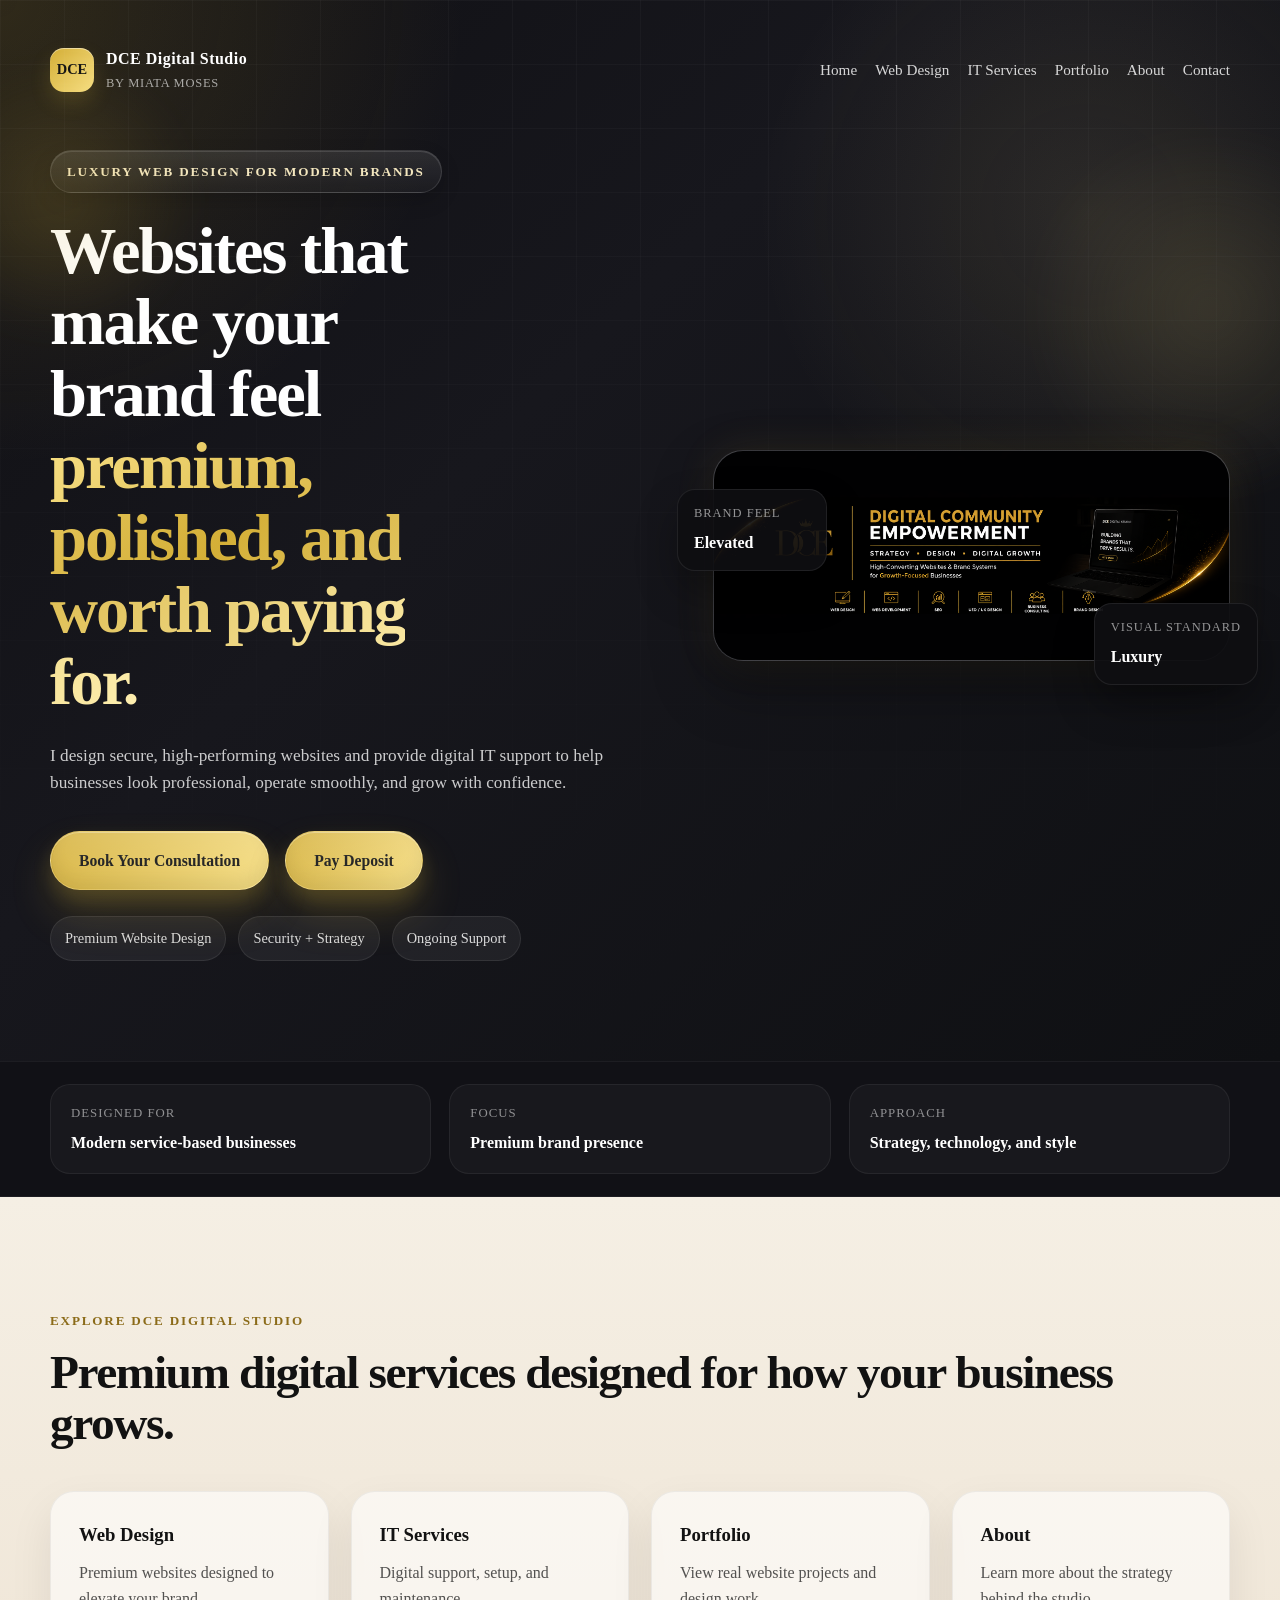
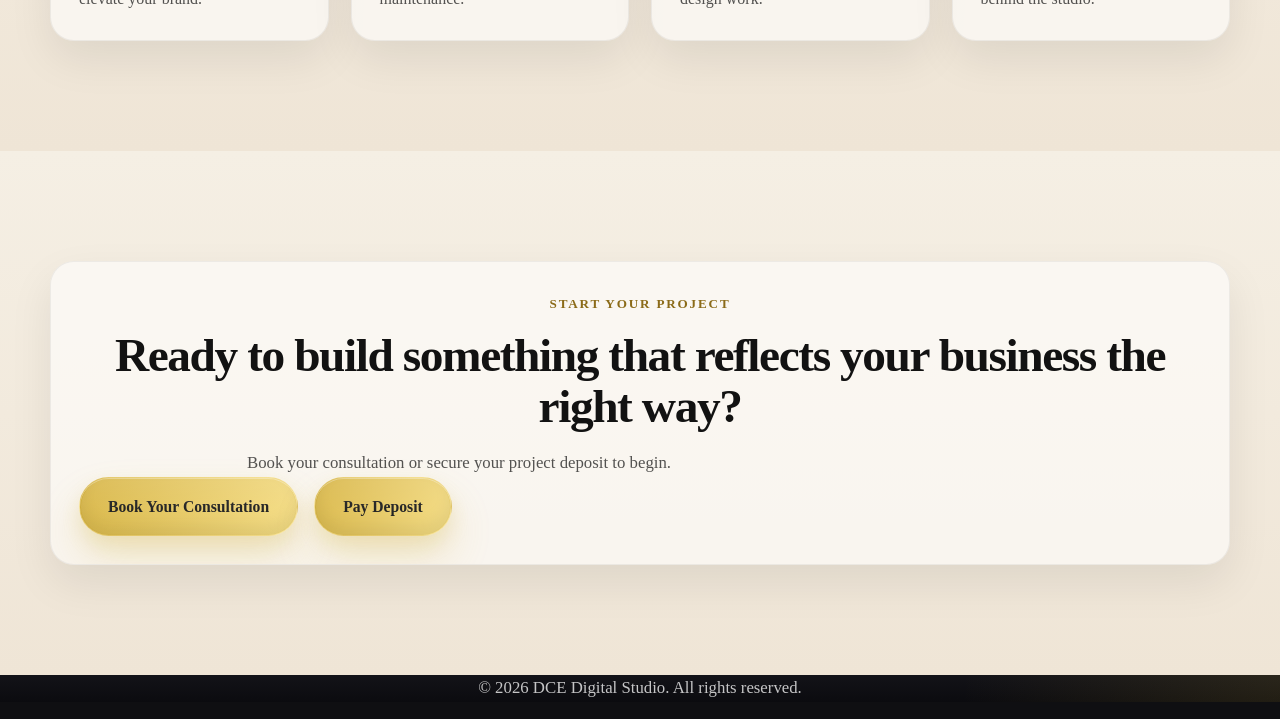
<file: index.html>
<!DOCTYPE html>
<html lang="en">
<head>
  <meta charset="UTF-8" />
  <meta name="viewport" content="width=device-width, initial-scale=1.0" />

  <title>DCE Digital Studio | Premium Web Design & Digital IT Support</title>

  <meta
    name="description"
    content="DCE Digital Studio creates premium websites, digital IT support, website maintenance, and strategic digital services for modern businesses that want to look polished, credible, and high-value online."
  />

  <link rel="stylesheet" href="styles.css" />
</head>

<body>

  <!-- HERO -->
  <header class="hero hero-luxury" id="top">
    <div class="hero-orb hero-orb-1"></div>
    <div class="hero-orb hero-orb-2"></div>
    <div class="hero-grid-lines"></div>

    <div class="container">
      <nav class="navbar">
        <div class="logo-wrap">
          <div class="logo-mark">DCE</div>

          <div class="logo-text">
            <span class="logo-title">DCE Digital Studio</span>
            <span class="logo-subtitle">by Miata Moses</span>
          </div>
        </div>

        <div class="nav-links">
          <a href="index.html">Home</a>
          <a href="webdesign.html">Web Design</a>
          <a href="itservices.html">IT Services</a>
          <a href="portfolio.html">Portfolio</a>
          <a href="about.html">About</a>
          <a href="contact.html">Contact</a>
        </div>
      </nav>

      <div class="hero-grid">
        <div class="hero-copy">
          <span class="eyebrow hero-chip">Luxury Web Design for Modern Brands</span>

          <h1 class="hero-title">
            Websites that make your brand feel
            <span class="gradient-text">premium, polished, and worth paying for.</span>
          </h1>

          <p class="hero-description">
            I design secure, high-performing websites and provide digital IT support to help businesses look professional, operate smoothly, and grow with confidence.
          </p>

          <div class="button-group">
            <a
              href="https://calendly.com/miata-dcempowerment/30min"
              class="btn btn-primary"
              target="_blank"
              rel="noopener noreferrer"
            >
              Book Your Consultation
            </a>

            <a
              href="https://buy.stripe.com/dRm7sL1VM1jG6wh0ZQ1RC00"
              class="btn btn-secondary"
              target="_blank"
              rel="noopener noreferrer"
            >
              Pay Deposit
            </a>
          </div>

          <div class="hero-badges">
            <div class="hero-badge">Premium Website Design</div>
            <div class="hero-badge">Security + Strategy</div>
            <div class="hero-badge">Ongoing Support</div>
          </div>
        </div>

        <div class="hero-visual">
          <div class="mockup-shell">
            <div class="hero-image-frame glow-card">
              <img
                src="Company Photo.jpg"
                alt="DCE Digital Studio premium brand presentation"
                class="hero-brand-image"
              />
            </div>

            <div class="floating-metric floating-metric-1">
              <span>Brand Feel</span>
              <strong>Elevated</strong>
            </div>

            <div class="floating-metric floating-metric-2">
              <span>Visual Standard</span>
              <strong>Luxury</strong>
            </div>
          </div>
        </div>
      </div>
    </div>
  </header>

  <!-- TRUST STRIP -->
  <section class="trust-strip">
    <div class="container trust-strip-grid">
      <div class="trust-item">
        <span>Designed For</span>
        <strong>Modern service-based businesses</strong>
      </div>

      <div class="trust-item">
        <span>Focus</span>
        <strong>Premium brand presence</strong>
      </div>

      <div class="trust-item">
        <span>Approach</span>
        <strong>Strategy, technology, and style</strong>
      </div>
    </div>
  </section>

  <!-- QUICK LINKS -->
  <section class="section-luxury">
    <div class="container">
      <span class="eyebrow-dark">Explore DCE Digital Studio</span>

      <h2 class="section-title">
        Premium digital services designed for how your business grows.
      </h2>

      <div class="services-grid">
        <a href="webdesign.html" class="highlight-card">
          <h3>Web Design</h3>
          <p>Premium websites designed to elevate your brand.</p>
        </a>

        <a href="itservices.html" class="highlight-card">
          <h3>IT Services</h3>
          <p>Digital support, setup, and maintenance.</p>
        </a>

        <a href="portfolio.html" class="highlight-card">
          <h3>Portfolio</h3>
          <p>View real website projects and design work.</p>
        </a>

        <a href="about.html" class="highlight-card">
          <h3>About</h3>
          <p>Learn more about the strategy behind the studio.</p>
        </a>
      </div>
    </div>
  </section>

  <!-- FINAL CTA -->
  <section class="section-luxury">
    <div class="container">
      <div class="highlight-card glow-card center-text">
        <span class="eyebrow-dark">Start Your Project</span>

        <h2 class="section-title">
          Ready to build something that reflects your business the right way?
        </h2>

        <p class="section-text">
          Book your consultation or secure your project deposit to begin.
        </p>

        <div class="button-group">
          <a
            href="https://calendly.com/miata-dcempowerment/30min"
            class="btn btn-primary"
            target="_blank"
          >
            Book Your Consultation
          </a>

          <a
            href="https://buy.stripe.com/dRm7sL1VM1jG6wh0ZQ1RC00"
            class="btn btn-secondary"
            target="_blank"
          >
            Pay Deposit
          </a>
        </div>
      </div>
    </div>
  </section>

  <!-- FOOTER -->
  <footer class="section-dark">
    <div class="container">
      <p class="section-text light center-text">
        © 2026 DCE Digital Studio. All rights reserved.
      </p>
    </div>
  </footer>

</body>
</html>
</file>
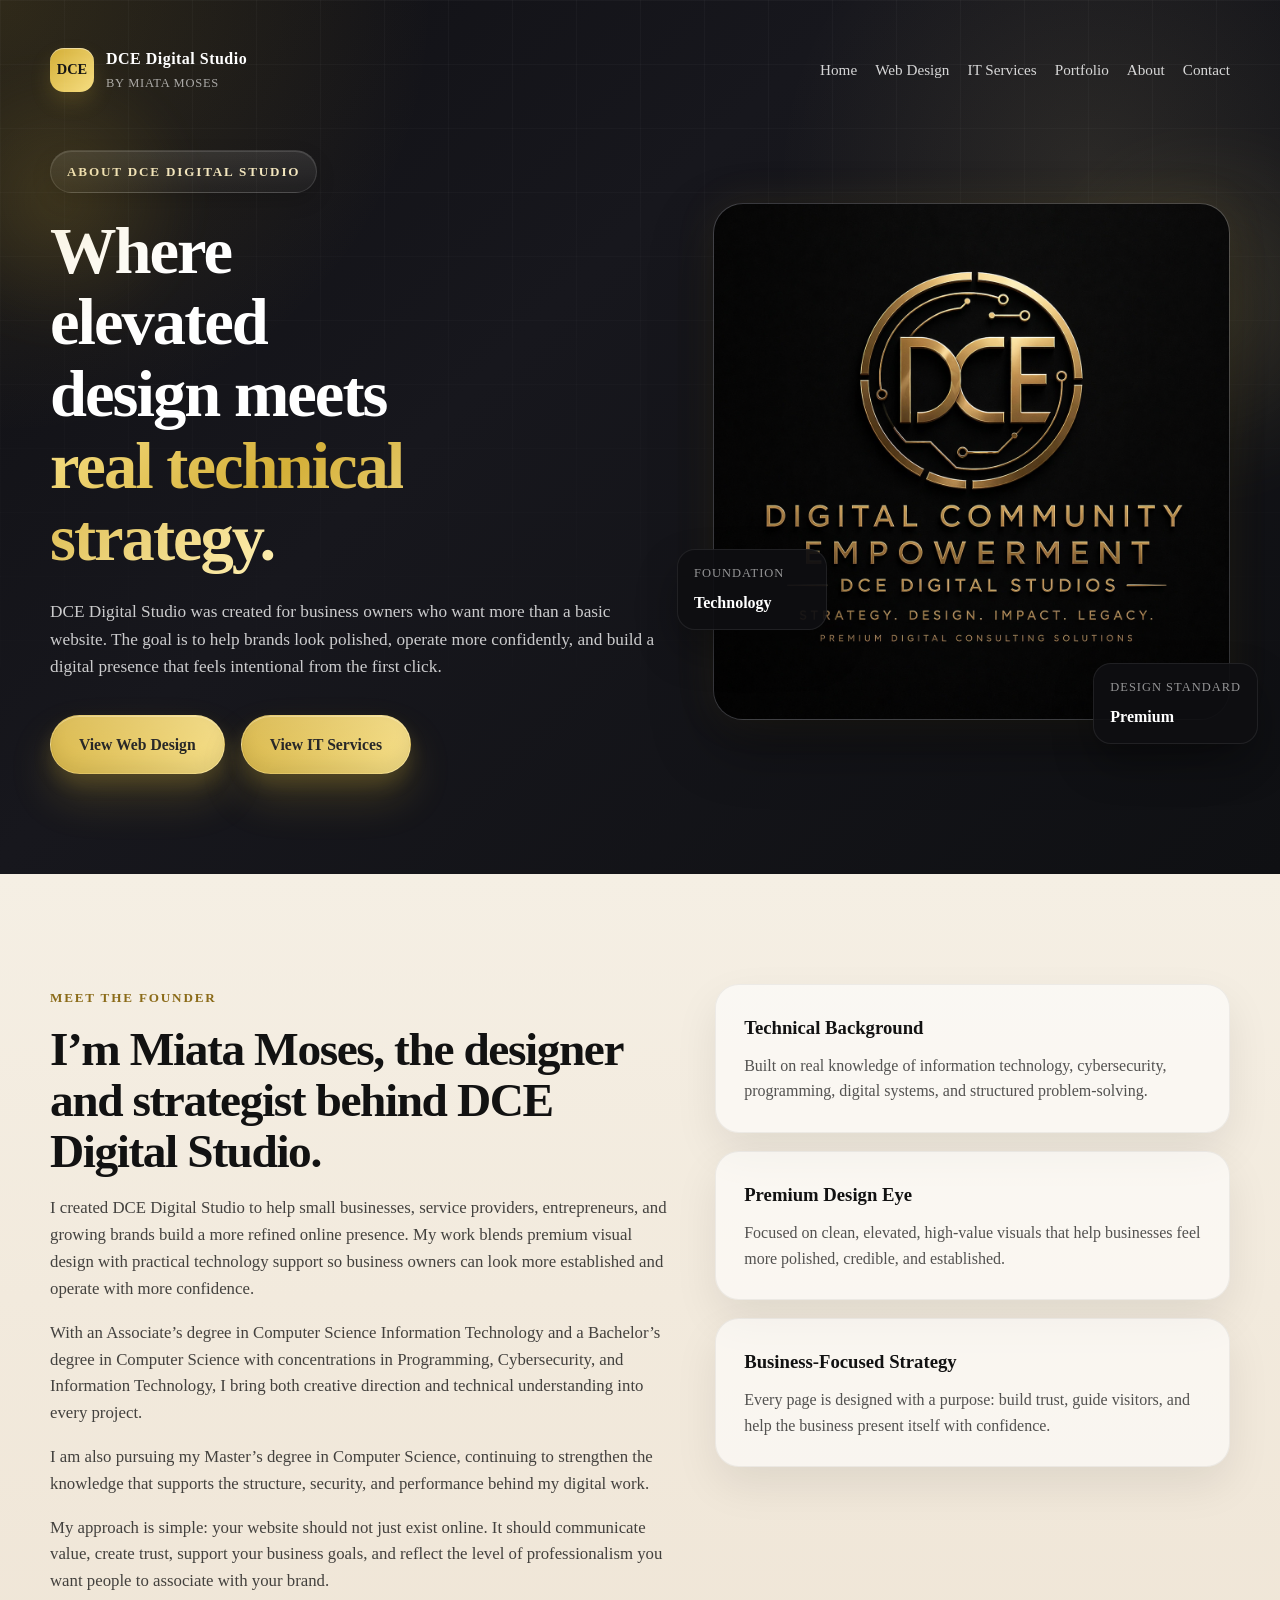
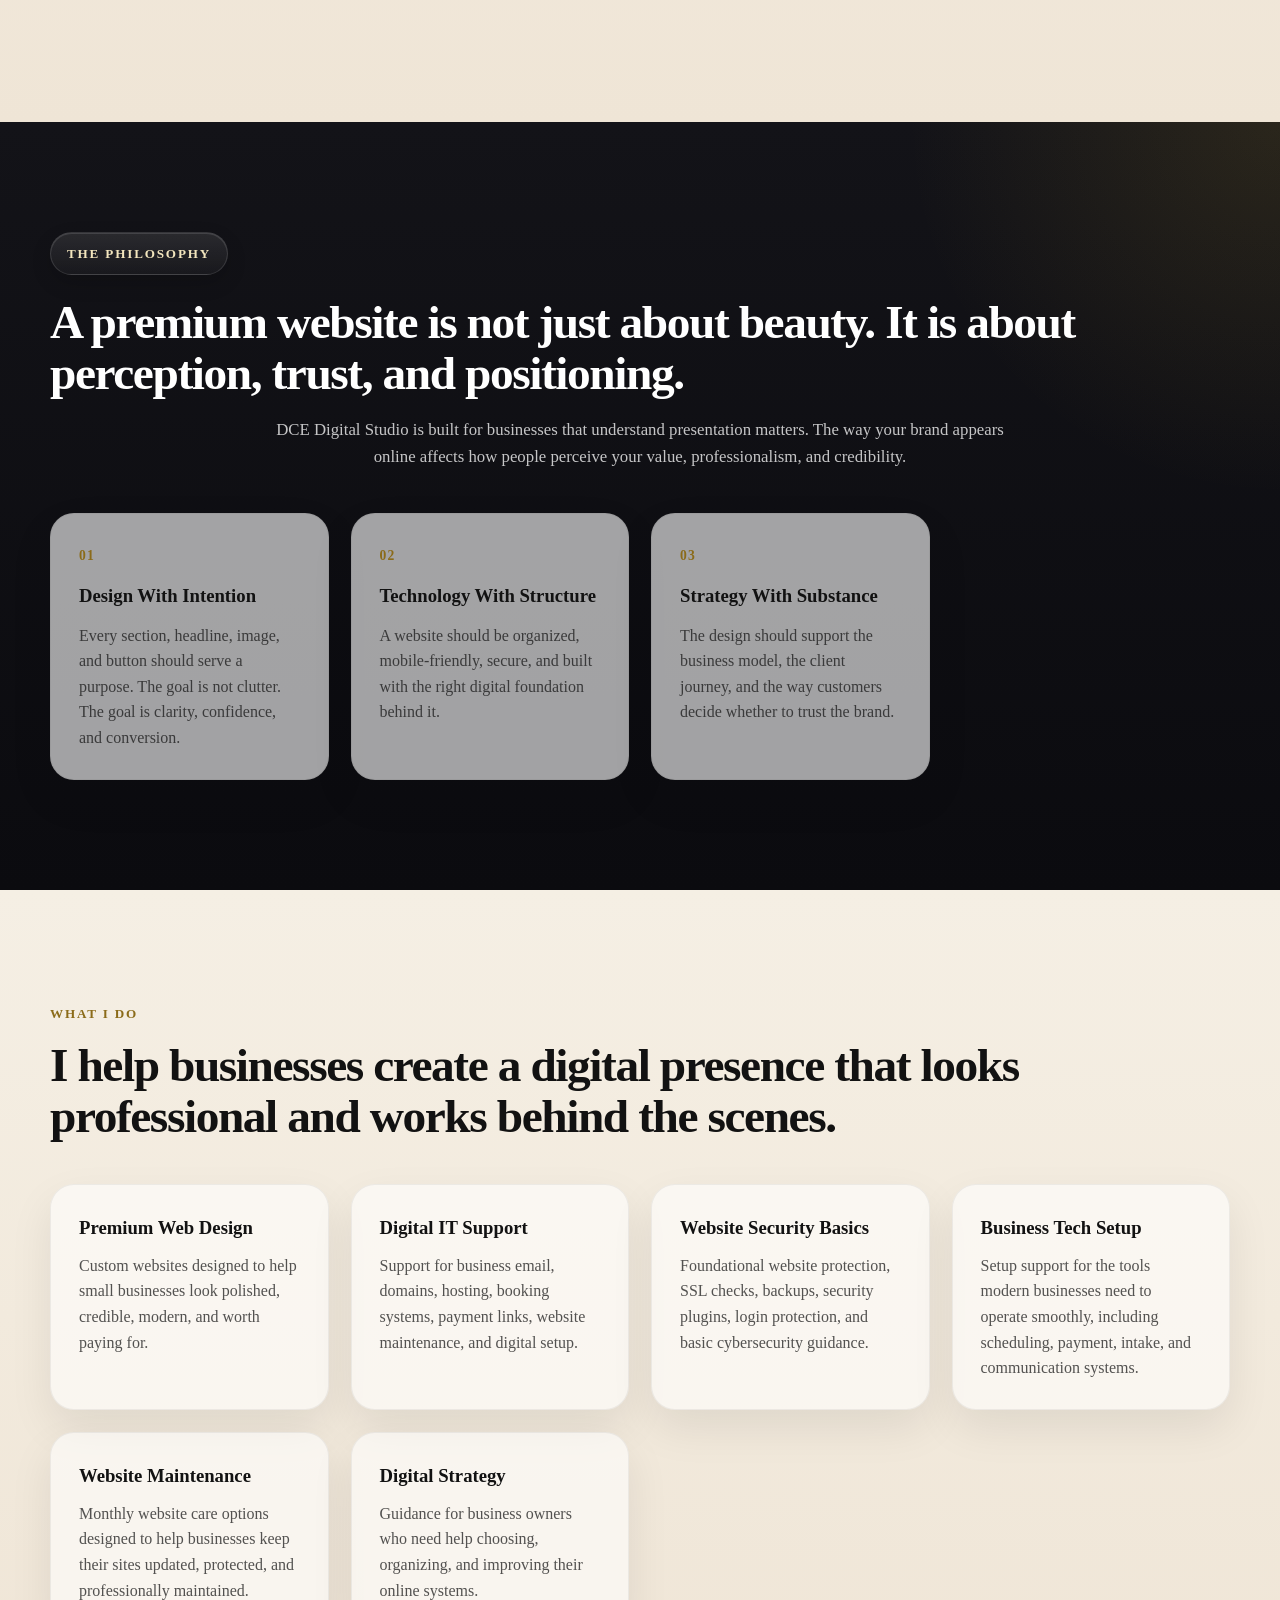
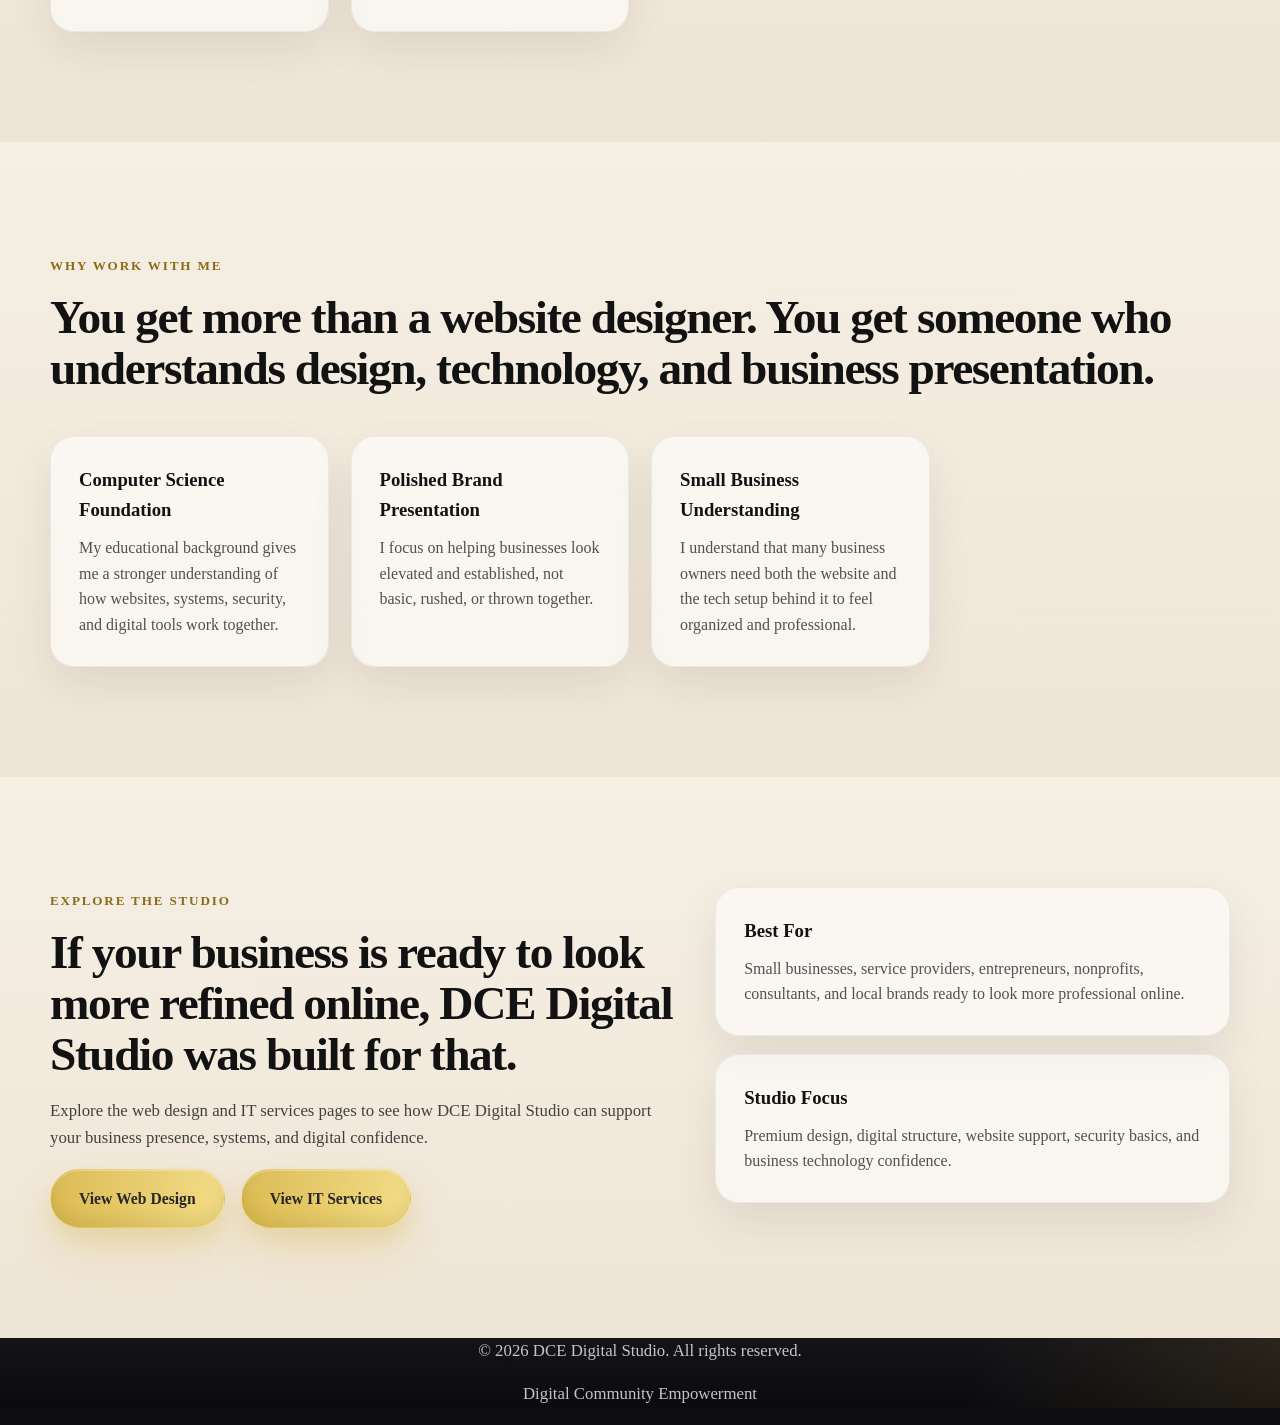
<file: about.html>
<!DOCTYPE html>
<html lang="en">
<head>
  <meta charset="UTF-8" />
  <meta name="viewport" content="width=device-width, initial-scale=1.0" />

  <title>About | DCE Digital Studio</title>

  <meta
    name="description"
    content="Learn about Miata Moses, founder of DCE Digital Studio, and the strategy, technology, and premium design approach behind the brand."
  />

  <link rel="stylesheet" href="styles.css" />
</head>

<body>

  <!-- HERO -->
  <header class="hero hero-luxury" id="top">
    <div class="hero-orb hero-orb-1"></div>
    <div class="hero-orb hero-orb-2"></div>
    <div class="hero-grid-lines"></div>

    <div class="container">

      <!-- NAV -->
      <nav class="navbar">
        <div class="logo-wrap">
          <div class="logo-mark">DCE</div>

          <div class="logo-text">
            <span class="logo-title">DCE Digital Studio</span>
            <span class="logo-subtitle">by Miata Moses</span>
          </div>
        </div>

        <div class="nav-links">
          <a href="index.html">Home</a>
          <a href="webdesign.html">Web Design</a>
          <a href="itservices.html">IT Services</a>
          <a href="portfolio.html">Portfolio</a>
          <a href="about.html">About</a>
          <a href="contact.html">Contact</a>
        </div>
      </nav>

      <!-- HERO CONTENT -->
      <div class="hero-grid">
        <div class="hero-copy">
          <span class="eyebrow hero-chip">About DCE Digital Studio</span>

          <h1 class="hero-title">
            Where elevated design meets
            <span class="gradient-text">real technical strategy.</span>
          </h1>

          <p class="hero-description">
            DCE Digital Studio was created for business owners who want more than a basic website. The goal is to help brands look polished, operate more confidently, and build a digital presence that feels intentional from the first click.
          </p>

          <div class="button-group">
            <a href="webdesign.html" class="btn btn-primary">
              View Web Design
            </a>

            <a href="itservices.html" class="btn btn-secondary">
              View IT Services
            </a>
          </div>
        </div>

        <div class="hero-visual">
          <div class="mockup-shell">
            <div class="hero-image-frame glow-card">
              <img
                src="Company Logo.jpg"
                alt="DCE Digital Studio logo"
                class="hero-brand-image"
              />
            </div>

            <div class="floating-metric floating-metric-1">
              <span>Foundation</span>
              <strong>Technology</strong>
            </div>

            <div class="floating-metric floating-metric-2">
              <span>Design Standard</span>
              <strong>Premium</strong>
            </div>
          </div>
        </div>
      </div>

    </div>
  </header>


  <!-- ABOUT INTRO -->
  <section class="section-luxury">
    <div class="container">
      <div class="about-wrapper">
        <div class="about-intro">
          <span class="eyebrow-dark">Meet the Founder</span>

          <h2 class="section-title">
            I’m Miata Moses, the designer and strategist behind DCE Digital Studio.
          </h2>

          <p class="section-text">
            I created DCE Digital Studio to help small businesses, service providers, entrepreneurs, and growing brands build a more refined online presence. My work blends premium visual design with practical technology support so business owners can look more established and operate with more confidence.
          </p>

          <p class="section-text">
            With an Associate’s degree in Computer Science Information Technology and a Bachelor’s degree in Computer Science with concentrations in Programming, Cybersecurity, and Information Technology, I bring both creative direction and technical understanding into every project.
          </p>

          <p class="section-text">
            I am also pursuing my Master’s degree in Computer Science, continuing to strengthen the knowledge that supports the structure, security, and performance behind my digital work.
          </p>

          <p class="section-text">
            My approach is simple: your website should not just exist online. It should communicate value, create trust, support your business goals, and reflect the level of professionalism you want people to associate with your brand.
          </p>
        </div>

        <div class="about-highlights">
          <div class="highlight-card">
            <h3>Technical Background</h3>
            <p>
              Built on real knowledge of information technology, cybersecurity, programming, digital systems, and structured problem-solving.
            </p>
          </div>

          <div class="highlight-card">
            <h3>Premium Design Eye</h3>
            <p>
              Focused on clean, elevated, high-value visuals that help businesses feel more polished, credible, and established.
            </p>
          </div>

          <div class="highlight-card">
            <h3>Business-Focused Strategy</h3>
            <p>
              Every page is designed with a purpose: build trust, guide visitors, and help the business present itself with confidence.
            </p>
          </div>
        </div>
      </div>
    </div>
  </section>


  <!-- BRAND PHILOSOPHY -->
  <section class="section section-dark">
    <div class="container">
      <span class="eyebrow hero-chip">The Philosophy</span>

      <h2 class="section-title light">
        A premium website is not just about beauty. It is about perception, trust, and positioning.
      </h2>

      <p class="section-text light center-text">
        DCE Digital Studio is built for businesses that understand presentation matters. The way your brand appears online affects how people perceive your value, professionalism, and credibility.
      </p>

      <div class="services-grid">

        <div class="service-card">
          <span class="service-label">01</span>
          <h3>Design With Intention</h3>
          <p>
            Every section, headline, image, and button should serve a purpose. The goal is not clutter. The goal is clarity, confidence, and conversion.
          </p>
        </div>

        <div class="service-card">
          <span class="service-label">02</span>
          <h3>Technology With Structure</h3>
          <p>
            A website should be organized, mobile-friendly, secure, and built with the right digital foundation behind it.
          </p>
        </div>

        <div class="service-card">
          <span class="service-label">03</span>
          <h3>Strategy With Substance</h3>
          <p>
            The design should support the business model, the client journey, and the way customers decide whether to trust the brand.
          </p>
        </div>

      </div>
    </div>
  </section>


  <!-- WHAT I DO -->
  <section class="section-luxury">
    <div class="container">
      <span class="eyebrow-dark">What I Do</span>

      <h2 class="section-title">
        I help businesses create a digital presence that looks professional and works behind the scenes.
      </h2>

      <div class="services-grid">

        <div class="highlight-card">
          <h3>Premium Web Design</h3>
          <p>
            Custom websites designed to help small businesses look polished, credible, modern, and worth paying for.
          </p>
        </div>

        <div class="highlight-card">
          <h3>Digital IT Support</h3>
          <p>
            Support for business email, domains, hosting, booking systems, payment links, website maintenance, and digital setup.
          </p>
        </div>

        <div class="highlight-card">
          <h3>Website Security Basics</h3>
          <p>
            Foundational website protection, SSL checks, backups, security plugins, login protection, and basic cybersecurity guidance.
          </p>
        </div>

        <div class="highlight-card">
          <h3>Business Tech Setup</h3>
          <p>
            Setup support for the tools modern businesses need to operate smoothly, including scheduling, payment, intake, and communication systems.
          </p>
        </div>

        <div class="highlight-card">
          <h3>Website Maintenance</h3>
          <p>
            Monthly website care options designed to help businesses keep their sites updated, protected, and professionally maintained.
          </p>
        </div>

        <div class="highlight-card">
          <h3>Digital Strategy</h3>
          <p>
            Guidance for business owners who need help choosing, organizing, and improving their online systems.
          </p>
        </div>

      </div>
    </div>
  </section>


  <!-- CREDENTIALS / WHY WORK WITH ME -->
  <section class="section-luxury">
    <div class="container">
      <span class="eyebrow-dark">Why Work With Me</span>

      <h2 class="section-title">
        You get more than a website designer. You get someone who understands design, technology, and business presentation.
      </h2>

      <div class="services-grid">

        <div class="highlight-card">
          <h3>Computer Science Foundation</h3>
          <p>
            My educational background gives me a stronger understanding of how websites, systems, security, and digital tools work together.
          </p>
        </div>

        <div class="highlight-card">
          <h3>Polished Brand Presentation</h3>
          <p>
            I focus on helping businesses look elevated and established, not basic, rushed, or thrown together.
          </p>
        </div>

        <div class="highlight-card">
          <h3>Small Business Understanding</h3>
          <p>
            I understand that many business owners need both the website and the tech setup behind it to feel organized and professional.
          </p>
        </div>

      </div>
    </div>
  </section>


  <!-- CTA -->
  <section class="section-luxury">
    <div class="container">
      <div class="about-wrapper">
        <div class="about-intro">
          <span class="eyebrow-dark">Explore the Studio</span>

          <h2 class="section-title">
            If your business is ready to look more refined online, DCE Digital Studio was built for that.
          </h2>

          <p class="section-text">
            Explore the web design and IT services pages to see how DCE Digital Studio can support your business presence, systems, and digital confidence.
          </p>

          <div class="button-group">
            <a href="webdesign.html" class="btn btn-primary">
              View Web Design
            </a>

            <a href="itservices.html" class="btn btn-secondary">
              View IT Services
            </a>
          </div>
        </div>

        <div class="about-highlights">
          <div class="highlight-card">
            <h3>Best For</h3>
            <p>
              Small businesses, service providers, entrepreneurs, nonprofits, consultants, and local brands ready to look more professional online.
            </p>
          </div>

          <div class="highlight-card">
            <h3>Studio Focus</h3>
            <p>
              Premium design, digital structure, website support, security basics, and business technology confidence.
            </p>
          </div>
        </div>
      </div>
    </div>
  </section>


  <!-- FOOTER -->
  <footer class="section-dark">
    <div class="container">
      <p class="section-text light center-text">
        © 2026 DCE Digital Studio. All rights reserved.
      </p>

      <p class="section-text light center-text">
        Digital Community Empowerment
      </p>
    </div>
  </footer>

</body>
</html>
</file>
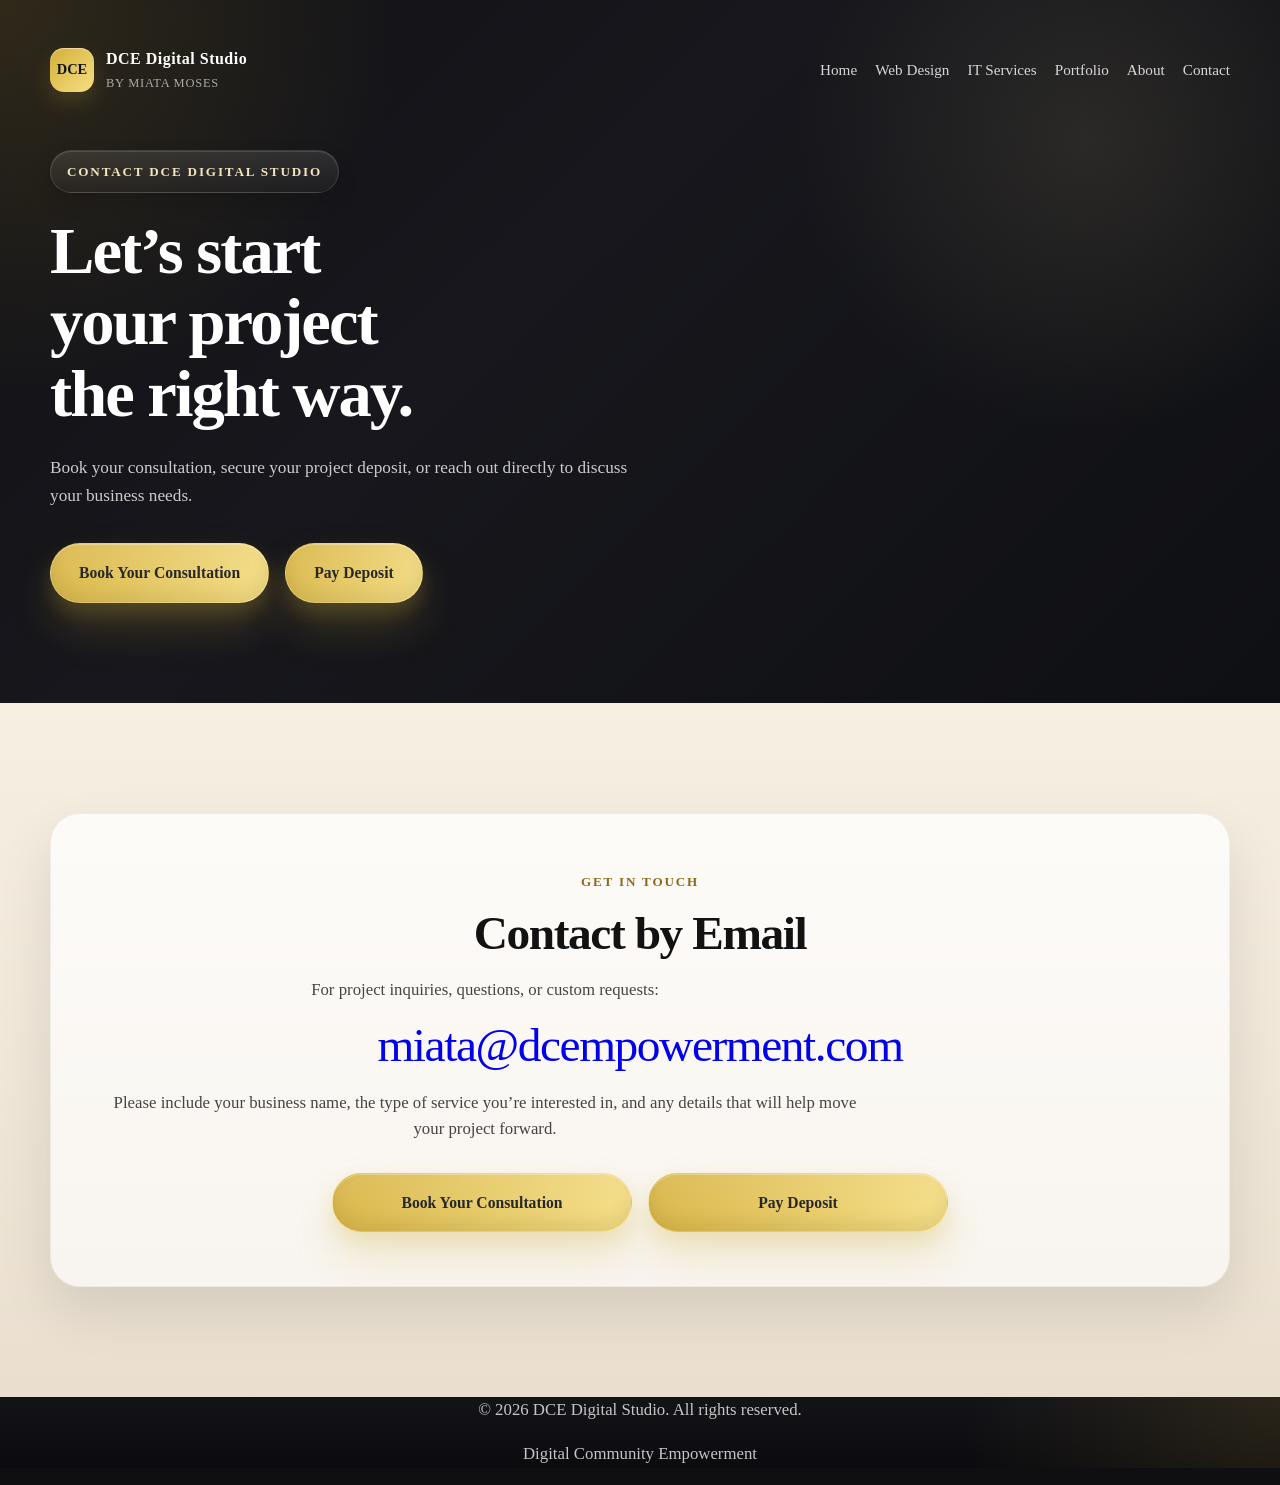
<file: contact.html>
<!DOCTYPE html>
<html lang="en">
<head>
  <meta charset="UTF-8" />
  <meta name="viewport" content="width=device-width, initial-scale=1.0" />

  <title>Contact | DCE Digital Studio</title>

  <meta
    name="description"
    content="Contact DCE Digital Studio to book your consultation, secure your project deposit, or ask questions about web design and digital IT services."
  />

  <link rel="stylesheet" href="styles.css" />
</head>

<body>

  <!-- HERO / NAV -->
  <header class="hero hero-luxury">
    <div class="container">

      <nav class="navbar">
        <div class="logo-wrap">
          <div class="logo-mark">DCE</div>

          <div class="logo-text">
            <span class="logo-title">DCE Digital Studio</span>
            <span class="logo-subtitle">by Miata Moses</span>
          </div>
        </div>

        <div class="nav-links">
          <a href="index.html">Home</a>
          <a href="webdesign.html">Web Design</a>
          <a href="itservices.html">IT Services</a>
          <a href="portfolio.html">Portfolio</a>
          <a href="about.html">About</a>
          <a href="contact.html" class="active">Contact</a>
        </div>
      </nav>

      <div class="hero-grid">
        <div class="hero-copy">
          <span class="eyebrow hero-chip">Contact DCE Digital Studio</span>

          <h1 class="hero-title">
            Let’s start your project the right way.
          </h1>

          <p class="hero-description">
            Book your consultation, secure your project deposit, or reach out directly to discuss your business needs.
          </p>

          <div class="button-group">
            <a
              href="https://calendly.com/miata-dcempowerment/30min"
              class="btn btn-primary"
              target="_blank"
              rel="noopener noreferrer"
            >
              Book Your Consultation
            </a>

            <a
              href="https://buy.stripe.com/dRm7sL1VM1jG6wh0ZQ1RC00"
              class="btn btn-secondary"
              target="_blank"
              rel="noopener noreferrer"
            >
              Pay Deposit
            </a>
          </div>
        </div>
      </div>

    </div>
  </header>

  <!-- CONTACT SECTION -->
  <section class="section-contact">
    <div class="container">

      <div class="contact-box glow-card">

        <span class="eyebrow-dark">Get in Touch</span>

        <h2 class="section-title">
          Contact by Email
        </h2>

        <p class="section-text">
          For project inquiries, questions, or custom requests:
        </p>

        <p class="section-title">
          <a href="mailto:miata@dcempowerment.com" class="contact-email">
            miata@dcempowerment.com
          </a>
        </p>

        <p class="section-text">
          Please include your business name, the type of service you’re interested in, and any details that will help move your project forward.
        </p>

        <!-- ACTION BUTTONS -->
        <div class="contact-actions">
          <a
            href="https://calendly.com/miata-dcempowerment/30min"
            class="btn btn-primary"
            target="_blank"
          >
            Book Your Consultation
          </a>

          <a
            href="https://buy.stripe.com/dRm7sL1VM1jG6wh0ZQ1RC00"
            class="btn btn-secondary"
            target="_blank"
          >
            Pay Deposit
          </a>
        </div>

      </div>

    </div>
  </section>

  <!-- FOOTER -->
  <footer class="section-dark">
    <div class="container">
      <p class="section-text light center-text">
        © 2026 DCE Digital Studio. All rights reserved.
      </p>

      <p class="section-text light center-text">
        Digital Community Empowerment
      </p>
    </div>
  </footer>

</body>
</html>
</file>
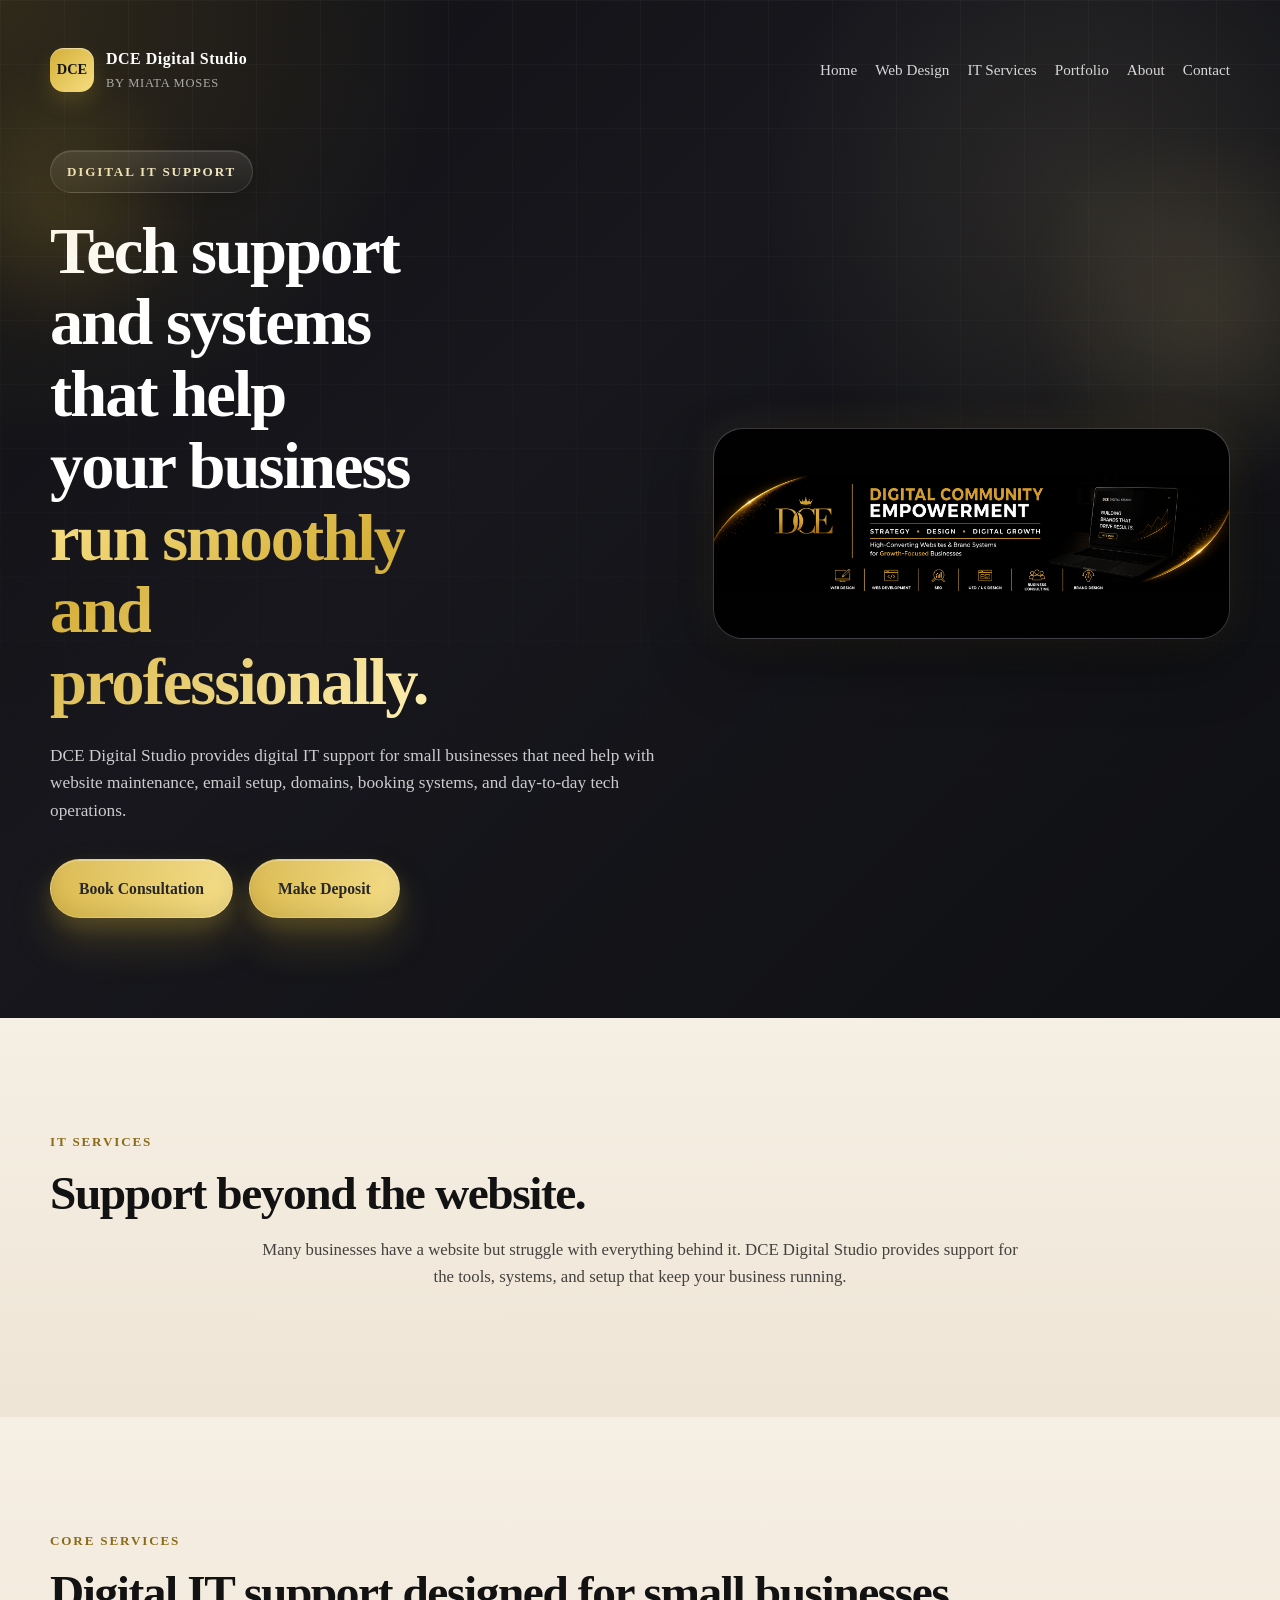
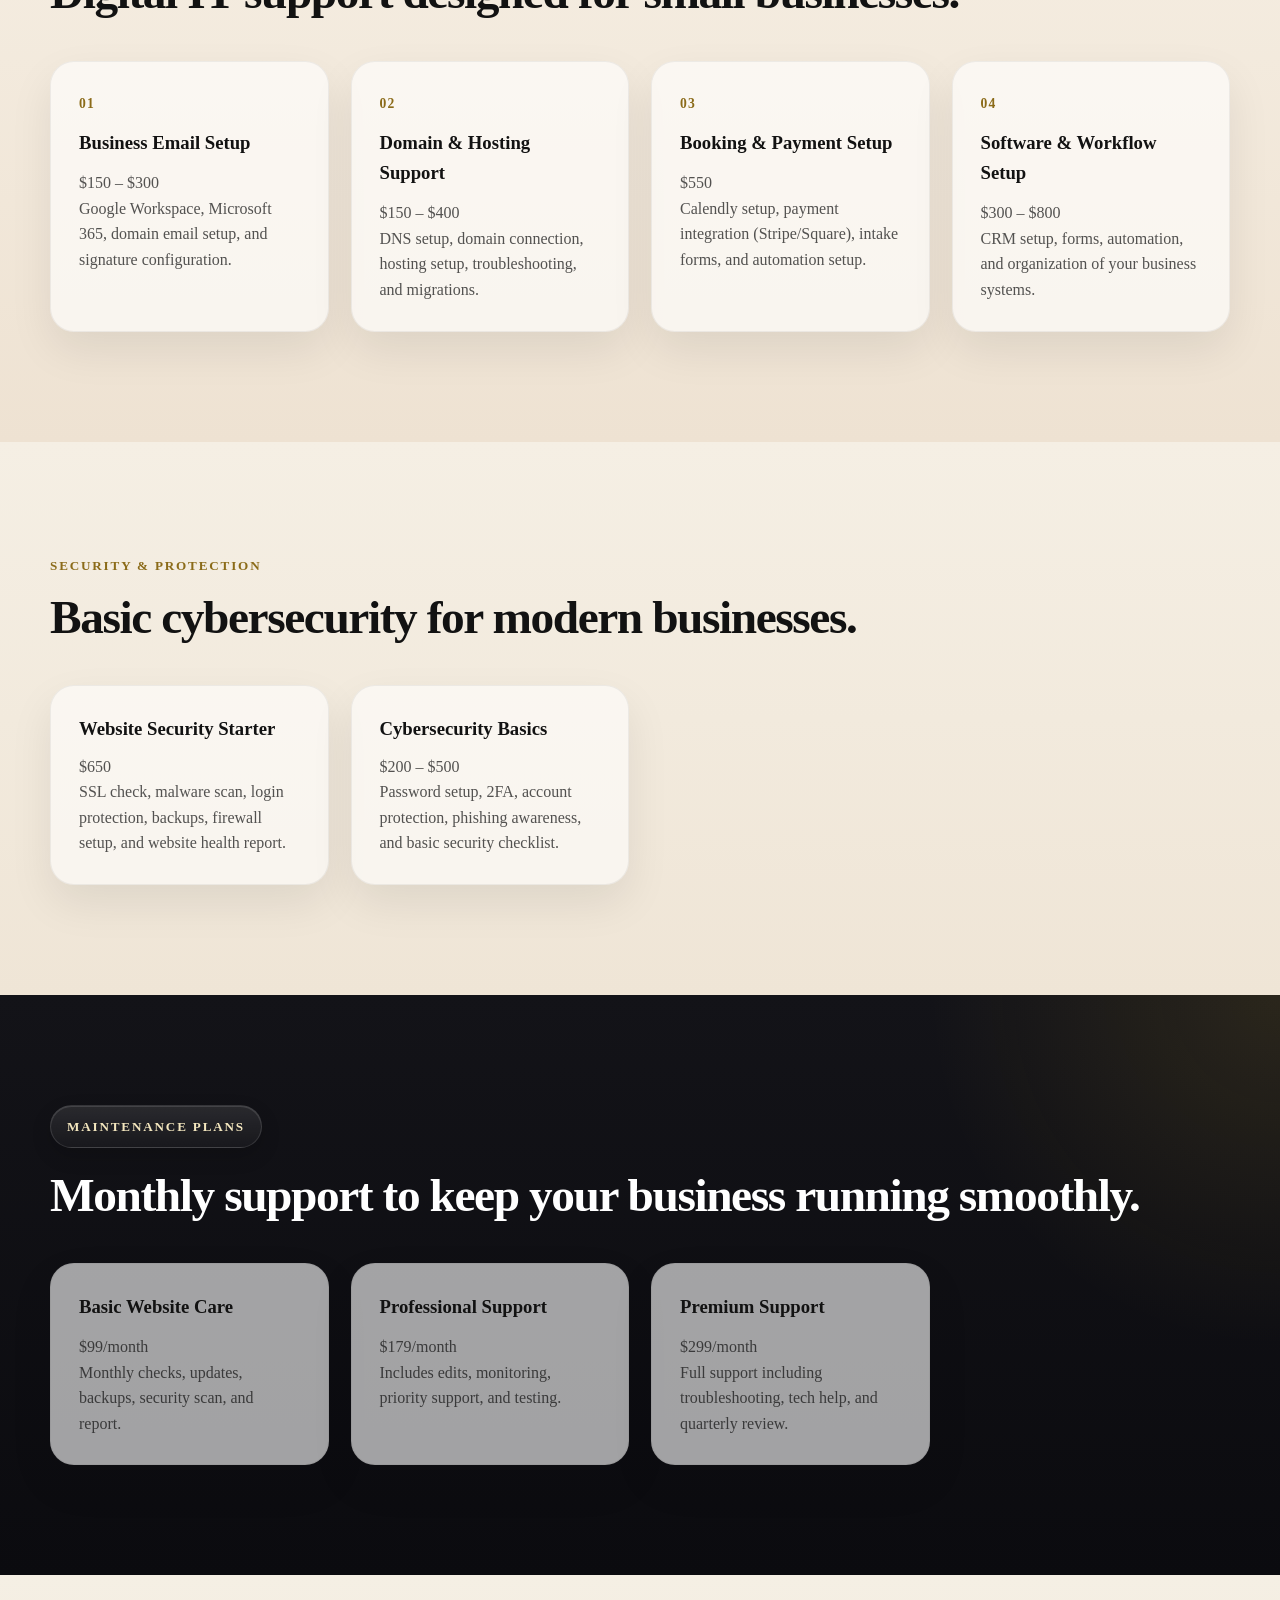
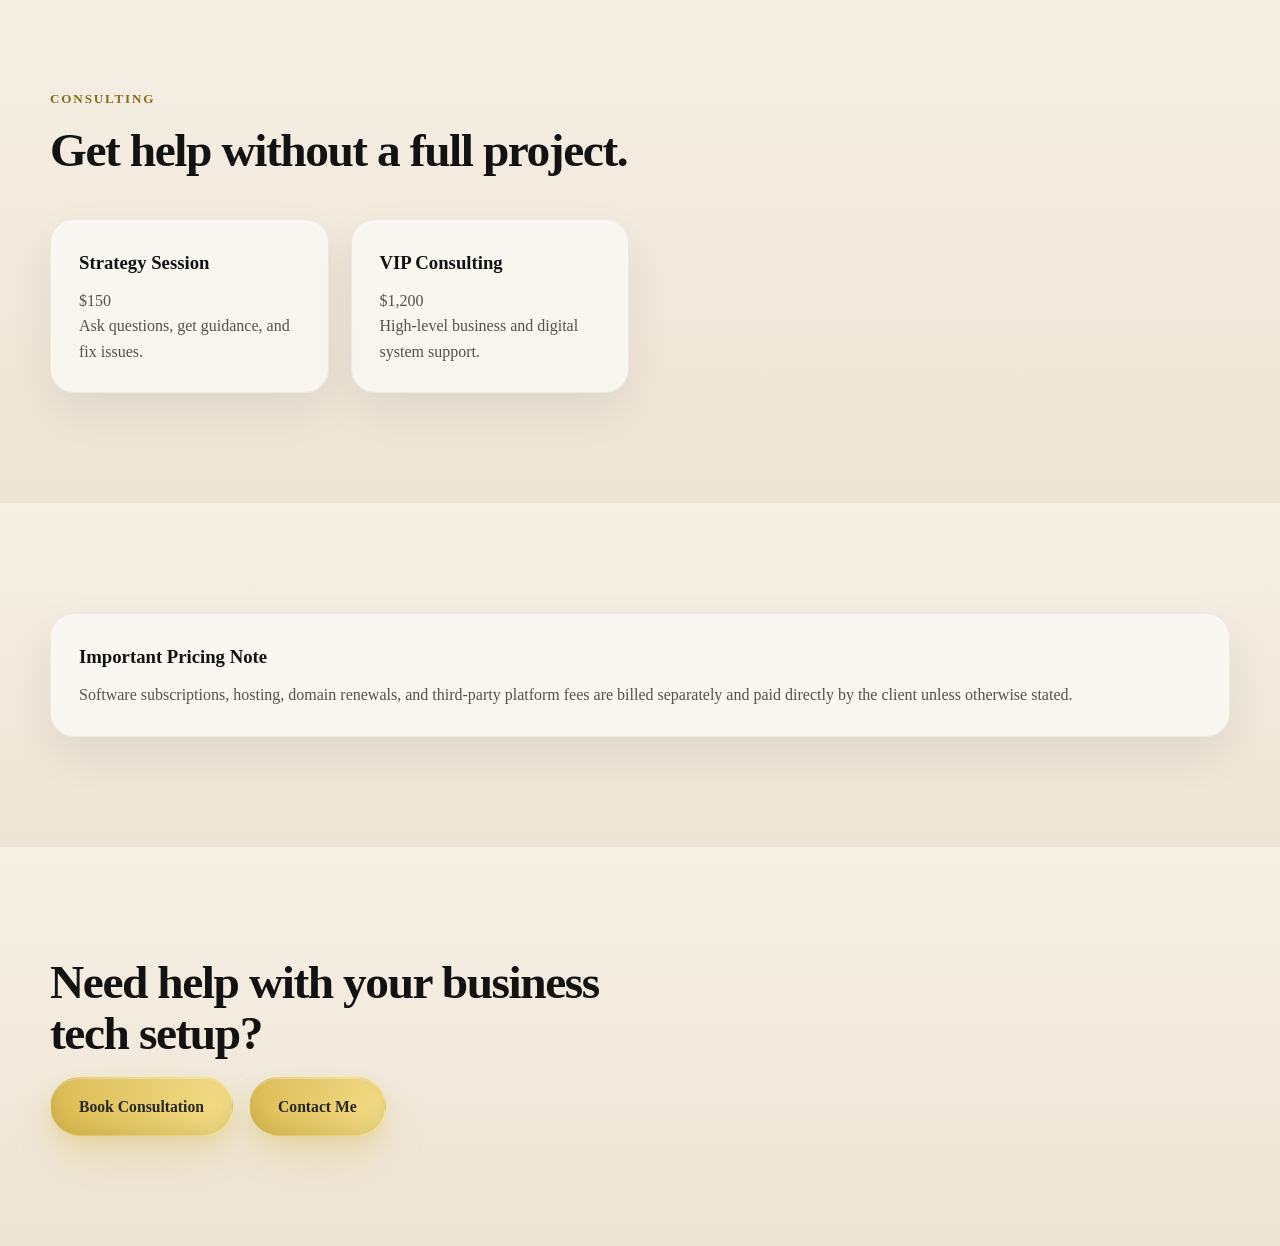
<file: itservices.html>
<!DOCTYPE html>
<html lang="en">
<head>
  <meta charset="UTF-8" />
  <meta name="viewport" content="width=device-width, initial-scale=1.0" />

  <title>IT Services | DCE Digital Studio</title>

  <meta
    name="description"
    content="Digital IT services including website maintenance, business tech setup, email configuration, domain support, and cybersecurity basics for modern small businesses."
  />

  <link rel="stylesheet" href="styles.css" />
</head>

<body>

  <!-- HERO -->
  <header class="hero hero-luxury" id="top">
    <div class="hero-orb hero-orb-1"></div>
    <div class="hero-orb hero-orb-2"></div>
    <div class="hero-grid-lines"></div>

    <div class="container">

      <!-- NAV -->
      <nav class="navbar">
        <div class="logo-wrap">
          <div class="logo-mark">DCE</div>

          <div class="logo-text">
            <span class="logo-title">DCE Digital Studio</span>
            <span class="logo-subtitle">by Miata Moses</span>
          </div>
        </div>

        <div class="nav-links">
          <a href="index.html">Home</a>
          <a href="webdesign.html">Web Design</a>
          <a href="itservices.html">IT Services</a>
          <a href="portfolio.html">Portfolio</a>
          <a href="about.html">About</a>
          <a href="contact.html">Contact</a>
        </div>
      </nav>

      <!-- HERO CONTENT -->
      <div class="hero-grid">
        <div class="hero-copy">
          <span class="eyebrow hero-chip">Digital IT Support</span>

          <h1 class="hero-title">
            Tech support and systems that help your business
            <span class="gradient-text">run smoothly and professionally.</span>
          </h1>

          <p class="hero-description">
            DCE Digital Studio provides digital IT support for small businesses that need help with website maintenance, email setup, domains, booking systems, and day-to-day tech operations.
          </p>

          <div class="button-group">
            <a
              href="https://calendly.com/miata-dcempowerment/30min"
              class="btn btn-primary"
              target="_blank"
              rel="noopener noreferrer"
            >
              Book Consultation
            </a>

            <a
              href="https://buy.stripe.com/"
              class="btn btn-secondary"
              target="_blank"
              rel="noopener noreferrer"
            >
              Make Deposit
            </a>
          </div>
        </div>

        <div class="hero-visual">
          <div class="mockup-shell">
            <div class="hero-image-frame glow-card">
              <img
                src="Company Photo.jpg"
                alt="Digital IT support services"
                class="hero-brand-image"
              />
            </div>
          </div>
        </div>
      </div>

    </div>
  </header>


  <!-- INTRO -->
  <section class="section-luxury">
    <div class="container">
      <span class="eyebrow-dark">IT Services</span>

      <h2 class="section-title">
        Support beyond the website.
      </h2>

      <p class="section-text center-text">
        Many businesses have a website but struggle with everything behind it. DCE Digital Studio provides support for the tools, systems, and setup that keep your business running.
      </p>
    </div>
  </section>


  <!-- CORE SERVICES -->
  <section class="section-luxury services-section">
    <div class="container">
      <span class="eyebrow-dark">Core Services</span>

      <h2 class="section-title">
        Digital IT support designed for small businesses.
      </h2>

      <div class="services-grid">

        <div class="service-card">
          <span class="service-label">01</span>
          <h3>Business Email Setup</h3>
          <p class="price">$150 – $300</p>
          <p>Google Workspace, Microsoft 365, domain email setup, and signature configuration.</p>
        </div>

        <div class="service-card">
          <span class="service-label">02</span>
          <h3>Domain & Hosting Support</h3>
          <p class="price">$150 – $400</p>
          <p>DNS setup, domain connection, hosting setup, troubleshooting, and migrations.</p>
        </div>

        <div class="service-card">
          <span class="service-label">03</span>
          <h3>Booking & Payment Setup</h3>
          <p class="price">$550</p>
          <p>Calendly setup, payment integration (Stripe/Square), intake forms, and automation setup.</p>
        </div>

        <div class="service-card">
          <span class="service-label">04</span>
          <h3>Software & Workflow Setup</h3>
          <p class="price">$300 – $800</p>
          <p>CRM setup, forms, automation, and organization of your business systems.</p>
        </div>

      </div>
    </div>
  </section>


  <!-- SECURITY -->
  <section class="section-luxury">
    <div class="container">
      <span class="eyebrow-dark">Security & Protection</span>

      <h2 class="section-title">
        Basic cybersecurity for modern businesses.
      </h2>

      <div class="services-grid">

        <div class="highlight-card">
          <h3>Website Security Starter</h3>
          <p class="price">$650</p>
          <p>SSL check, malware scan, login protection, backups, firewall setup, and website health report.</p>
        </div>

        <div class="highlight-card">
          <h3>Cybersecurity Basics</h3>
          <p class="price">$200 – $500</p>
          <p>Password setup, 2FA, account protection, phishing awareness, and basic security checklist.</p>
        </div>

      </div>
    </div>
  </section>


  <!-- MAINTENANCE -->
  <section class="section section-dark">
    <div class="container">
      <span class="eyebrow hero-chip">Maintenance Plans</span>

      <h2 class="section-title light">
        Monthly support to keep your business running smoothly.
      </h2>

      <div class="services-grid">

        <div class="service-card">
          <h3>Basic Website Care</h3>
          <p class="price">$99/month</p>
          <p>Monthly checks, updates, backups, security scan, and report.</p>
        </div>

        <div class="service-card">
          <h3>Professional Support</h3>
          <p class="price">$179/month</p>
          <p>Includes edits, monitoring, priority support, and testing.</p>
        </div>

        <div class="service-card">
          <h3>Premium Support</h3>
          <p class="price">$299/month</p>
          <p>Full support including troubleshooting, tech help, and quarterly review.</p>
        </div>

      </div>
    </div>
  </section>


  <!-- CONSULTING -->
  <section class="section-luxury">
    <div class="container">
      <span class="eyebrow-dark">Consulting</span>

      <h2 class="section-title">
        Get help without a full project.
      </h2>

      <div class="services-grid">

        <div class="highlight-card">
          <h3>Strategy Session</h3>
          <p class="price">$150</p>
          <p>Ask questions, get guidance, and fix issues.</p>
        </div>

        <div class="highlight-card">
          <h3>VIP Consulting</h3>
          <p class="price">$1,200</p>
          <p>High-level business and digital system support.</p>
        </div>

      </div>
    </div>
  </section>


  <!-- PRICING NOTE -->
  <section class="section-luxury">
    <div class="container">
      <div class="highlight-card glow-card">
        <h3>Important Pricing Note</h3>
        <p>
          Software subscriptions, hosting, domain renewals, and third-party platform fees are billed separately and paid directly by the client unless otherwise stated.
        </p>
      </div>
    </div>
  </section>


  <!-- CTA -->
  <section class="section-luxury">
    <div class="container">
      <div class="about-wrapper">
        <div class="about-intro">

          <h2 class="section-title">
            Need help with your business tech setup?
          </h2>

          <div class="button-group">
            <a
              href="https://calendly.com/miata-dcempowerment/30min"
              class="btn btn-primary"
              target="_blank"
              rel="noopener noreferrer"
            >
              Book Consultation
            </a>

            <a href="contact.html" class="btn btn-secondary">
              Contact Me
            </a>
          </div>

        </div>
      </div>
    </div>
  </section>

</body>
</html>
</file>
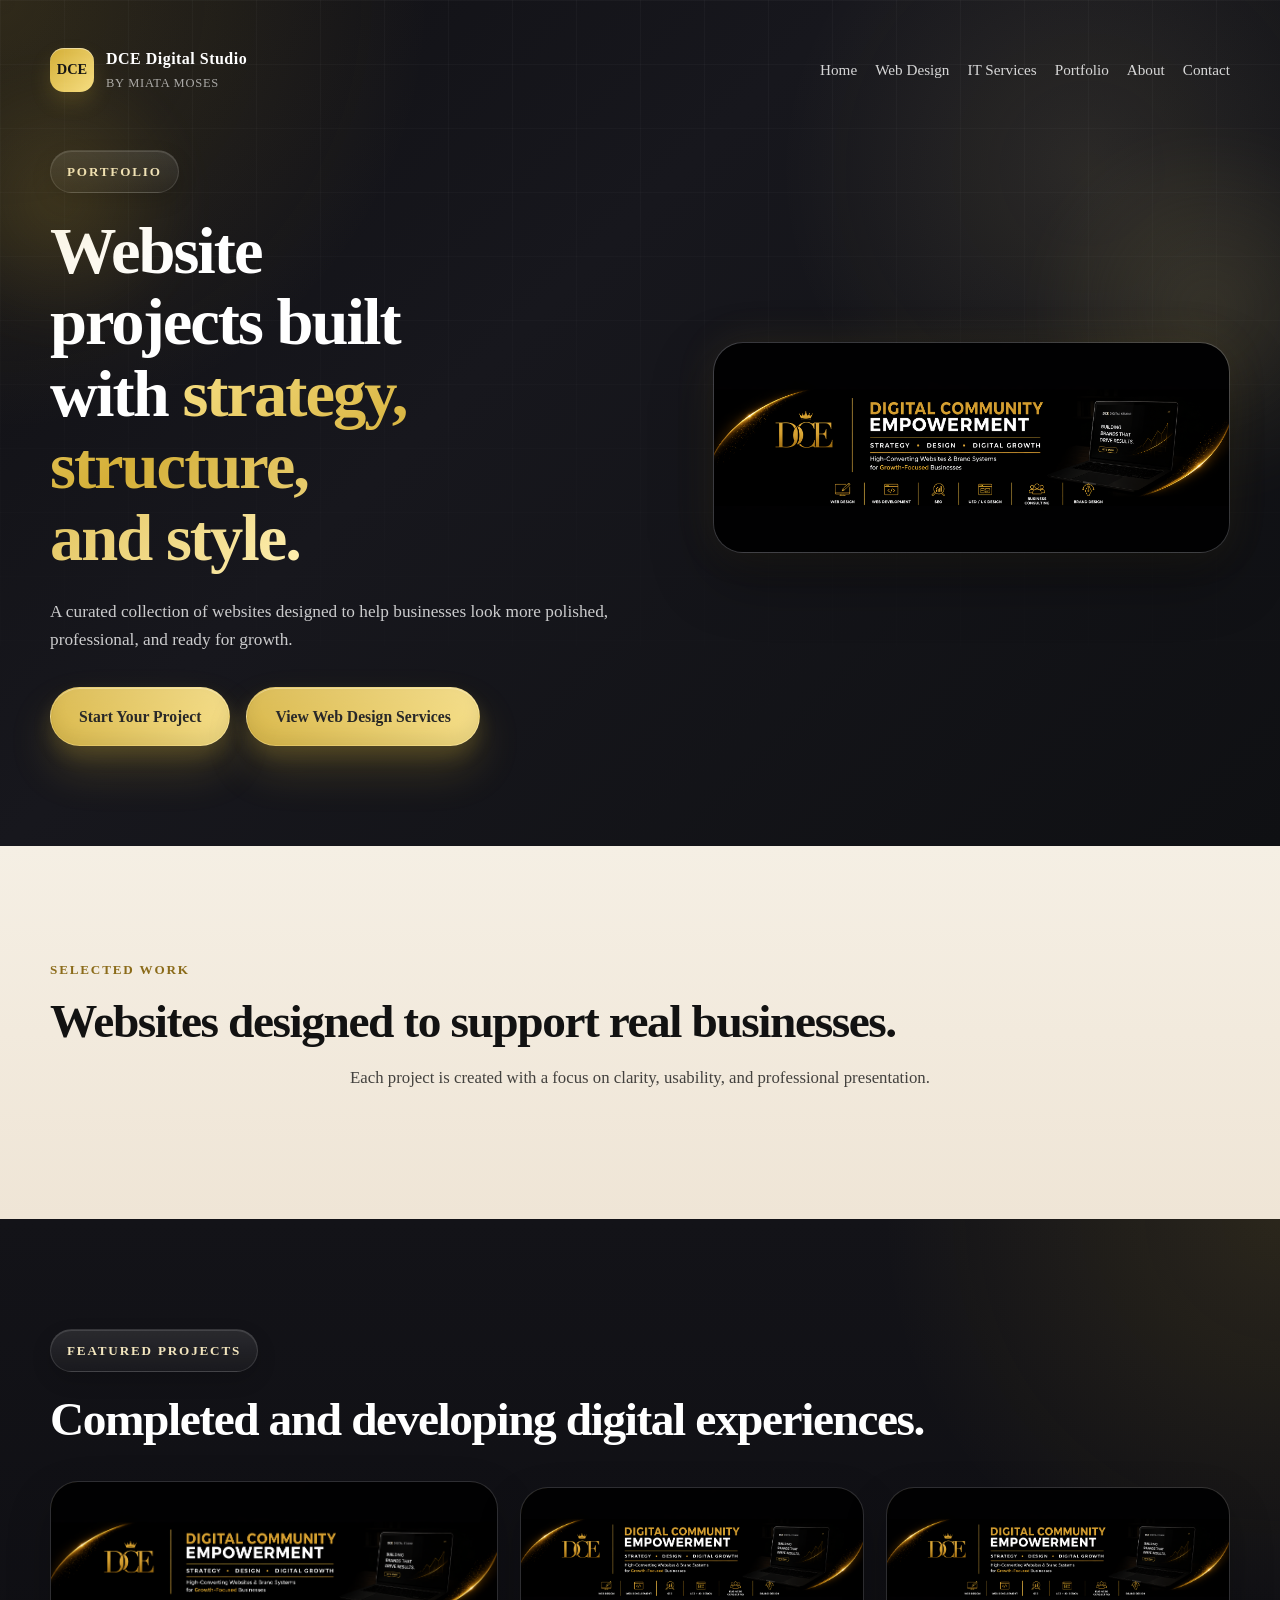
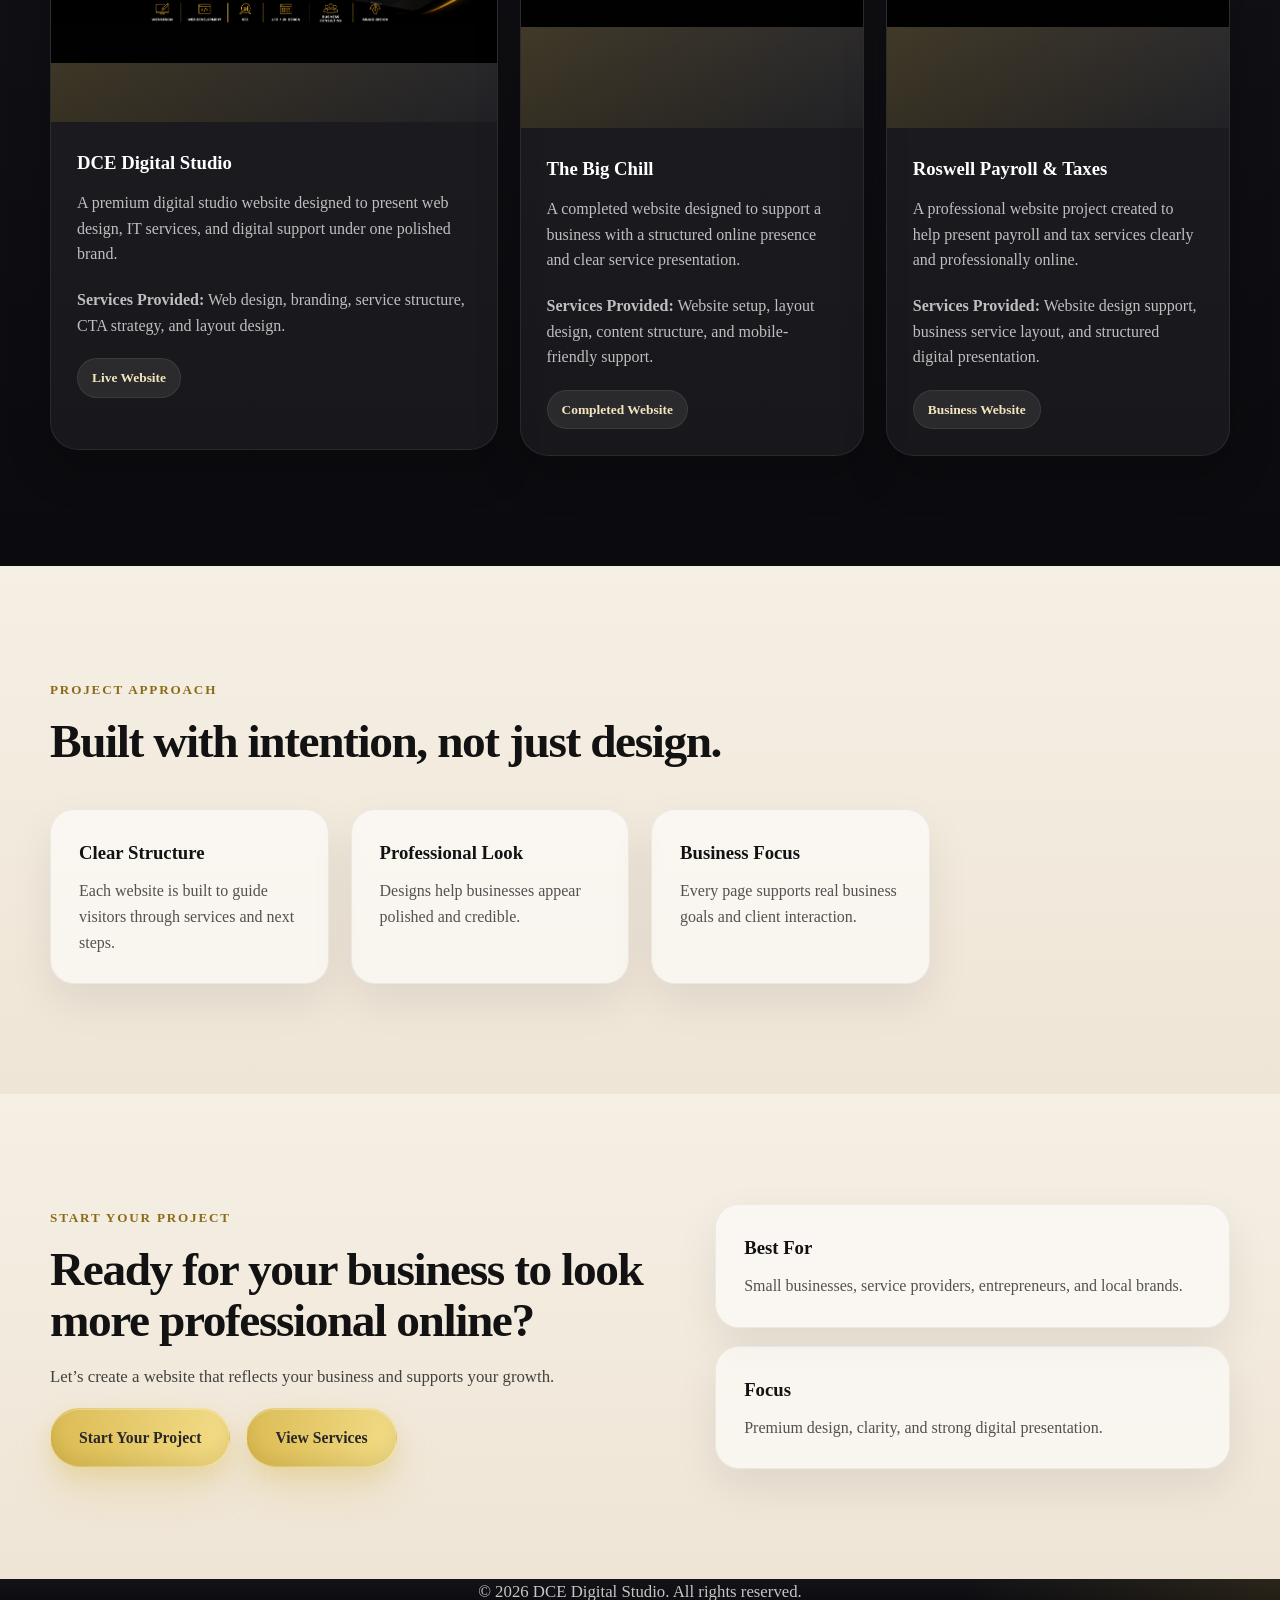
<file: portfolio.html>
<!DOCTYPE html>
<html lang="en">
<head>
  <meta charset="UTF-8" />
  <meta name="viewport" content="width=device-width, initial-scale=1.0" />

  <title>Portfolio | DCE Digital Studio</title>

  <meta
    name="description"
    content="Portfolio of premium website projects by DCE Digital Studio including The Big Chill and Roswell Payroll & Taxes."
  />

  <link rel="stylesheet" href="styles.css" />
</head>

<body>

  <!-- HERO -->
  <header class="hero hero-luxury" id="top">
    <div class="hero-orb hero-orb-1"></div>
    <div class="hero-orb hero-orb-2"></div>
    <div class="hero-grid-lines"></div>

    <div class="container">

      <!-- NAV -->
      <nav class="navbar">
        <div class="logo-wrap">
          <div class="logo-mark">DCE</div>

          <div class="logo-text">
            <span class="logo-title">DCE Digital Studio</span>
            <span class="logo-subtitle">by Miata Moses</span>
          </div>
        </div>

        <div class="nav-links">
          <a href="index.html">Home</a>
          <a href="webdesign.html">Web Design</a>
          <a href="itservices.html">IT Services</a>
          <a href="portfolio.html">Portfolio</a>
          <a href="about.html">About</a>
          <a href="contact.html">Contact</a>
        </div>
      </nav>

      <!-- HERO CONTENT -->
      <div class="hero-grid">
        <div class="hero-copy">
          <span class="eyebrow hero-chip">Portfolio</span>

          <h1 class="hero-title">
            Website projects built with
            <span class="gradient-text">strategy, structure, and style.</span>
          </h1>

          <p class="hero-description">
            A curated collection of websites designed to help businesses look more polished, professional, and ready for growth.
          </p>

          <!-- UPDATED BUTTONS -->
          <div class="button-group">
            <a href="contact.html" class="btn btn-primary">
              Start Your Project
            </a>

            <a href="webdesign.html" class="btn btn-secondary">
              View Web Design Services
            </a>
          </div>
        </div>

        <div class="hero-visual">
          <div class="mockup-shell">
            <div class="hero-image-frame glow-card">
              <img
                src="Company Photo.jpg"
                alt="Portfolio preview"
                class="hero-brand-image"
              />
            </div>
          </div>
        </div>
      </div>

    </div>
  </header>


  <!-- INTRO -->
  <section class="section-luxury">
    <div class="container">
      <span class="eyebrow-dark">Selected Work</span>

      <h2 class="section-title">
        Websites designed to support real businesses.
      </h2>

      <p class="section-text center-text">
        Each project is created with a focus on clarity, usability, and professional presentation.
      </p>
    </div>
  </section>


  <!-- PORTFOLIO GRID -->
  <section class="section section-dark">
    <div class="container">
      <span class="eyebrow hero-chip">Featured Projects</span>

      <h2 class="section-title light">
        Completed and developing digital experiences.
      </h2>

      <div class="portfolio-grid">

        <!-- PROJECT 1 -->
        <article class="portfolio-card featured glow-card">
          <div class="portfolio-image">
            <img src="Company Photo.jpg" alt="DCE Digital Studio project" />
          </div>

          <div class="portfolio-content">
            <h3>DCE Digital Studio</h3>

            <p>
              A premium digital studio website designed to present web design, IT services, and digital support under one polished brand.
            </p>

            <p>
              <strong>Services Provided:</strong> Web design, branding, service structure, CTA strategy, and layout design.
            </p>

            <span class="portfolio-status">Live Website</span>
          </div>
        </article>


        <!-- PROJECT 2 -->
        <article class="portfolio-card glow-card">
          <div class="portfolio-image">
            <img src="Company Photo.jpg" alt="The Big Chill project" />
          </div>

          <div class="portfolio-content">
            <h3>The Big Chill</h3>

            <p>
              A completed website designed to support a business with a structured online presence and clear service presentation.
            </p>

            <p>
              <strong>Services Provided:</strong> Website setup, layout design, content structure, and mobile-friendly support.
            </p>

            <span class="portfolio-status">Completed Website</span>
          </div>
        </article>


        <!-- PROJECT 3 -->
        <article class="portfolio-card glow-card">
          <div class="portfolio-image">
            <img src="Company Photo.jpg" alt="Roswell Payroll and Taxes project" />
          </div>

          <div class="portfolio-content">
            <h3>Roswell Payroll & Taxes</h3>

            <p>
              A professional website project created to help present payroll and tax services clearly and professionally online.
            </p>

            <p>
              <strong>Services Provided:</strong> Website design support, business service layout, and structured digital presentation.
            </p>

            <span class="portfolio-status">Business Website</span>
          </div>
        </article>

      </div>
    </div>
  </section>


  <!-- APPROACH -->
  <section class="section-luxury">
    <div class="container">
      <span class="eyebrow-dark">Project Approach</span>

      <h2 class="section-title">
        Built with intention, not just design.
      </h2>

      <div class="services-grid">

        <div class="highlight-card">
          <h3>Clear Structure</h3>
          <p>Each website is built to guide visitors through services and next steps.</p>
        </div>

        <div class="highlight-card">
          <h3>Professional Look</h3>
          <p>Designs help businesses appear polished and credible.</p>
        </div>

        <div class="highlight-card">
          <h3>Business Focus</h3>
          <p>Every page supports real business goals and client interaction.</p>
        </div>

      </div>
    </div>
  </section>


  <!-- CTA -->
  <section class="section-luxury">
    <div class="container">
      <div class="about-wrapper">
        <div class="about-intro">

          <span class="eyebrow-dark">Start Your Project</span>

          <h2 class="section-title">
            Ready for your business to look more professional online?
          </h2>

          <p class="section-text">
            Let’s create a website that reflects your business and supports your growth.
          </p>

          <!-- UPDATED BUTTONS -->
          <div class="button-group">
            <a href="contact.html" class="btn btn-primary">
              Start Your Project
            </a>

            <a href="webdesign.html" class="btn btn-secondary">
              View Services
            </a>
          </div>

        </div>

        <div class="about-highlights">
          <div class="highlight-card">
            <h3>Best For</h3>
            <p>Small businesses, service providers, entrepreneurs, and local brands.</p>
          </div>

          <div class="highlight-card">
            <h3>Focus</h3>
            <p>Premium design, clarity, and strong digital presentation.</p>
          </div>
        </div>
      </div>
    </div>
  </section>


  <!-- FOOTER -->
  <footer class="section-dark">
    <div class="container">
      <p class="section-text light center-text">
        © 2026 DCE Digital Studio. All rights reserved.
      </p>
    </div>
  </footer>

</body>
</html>
</file>
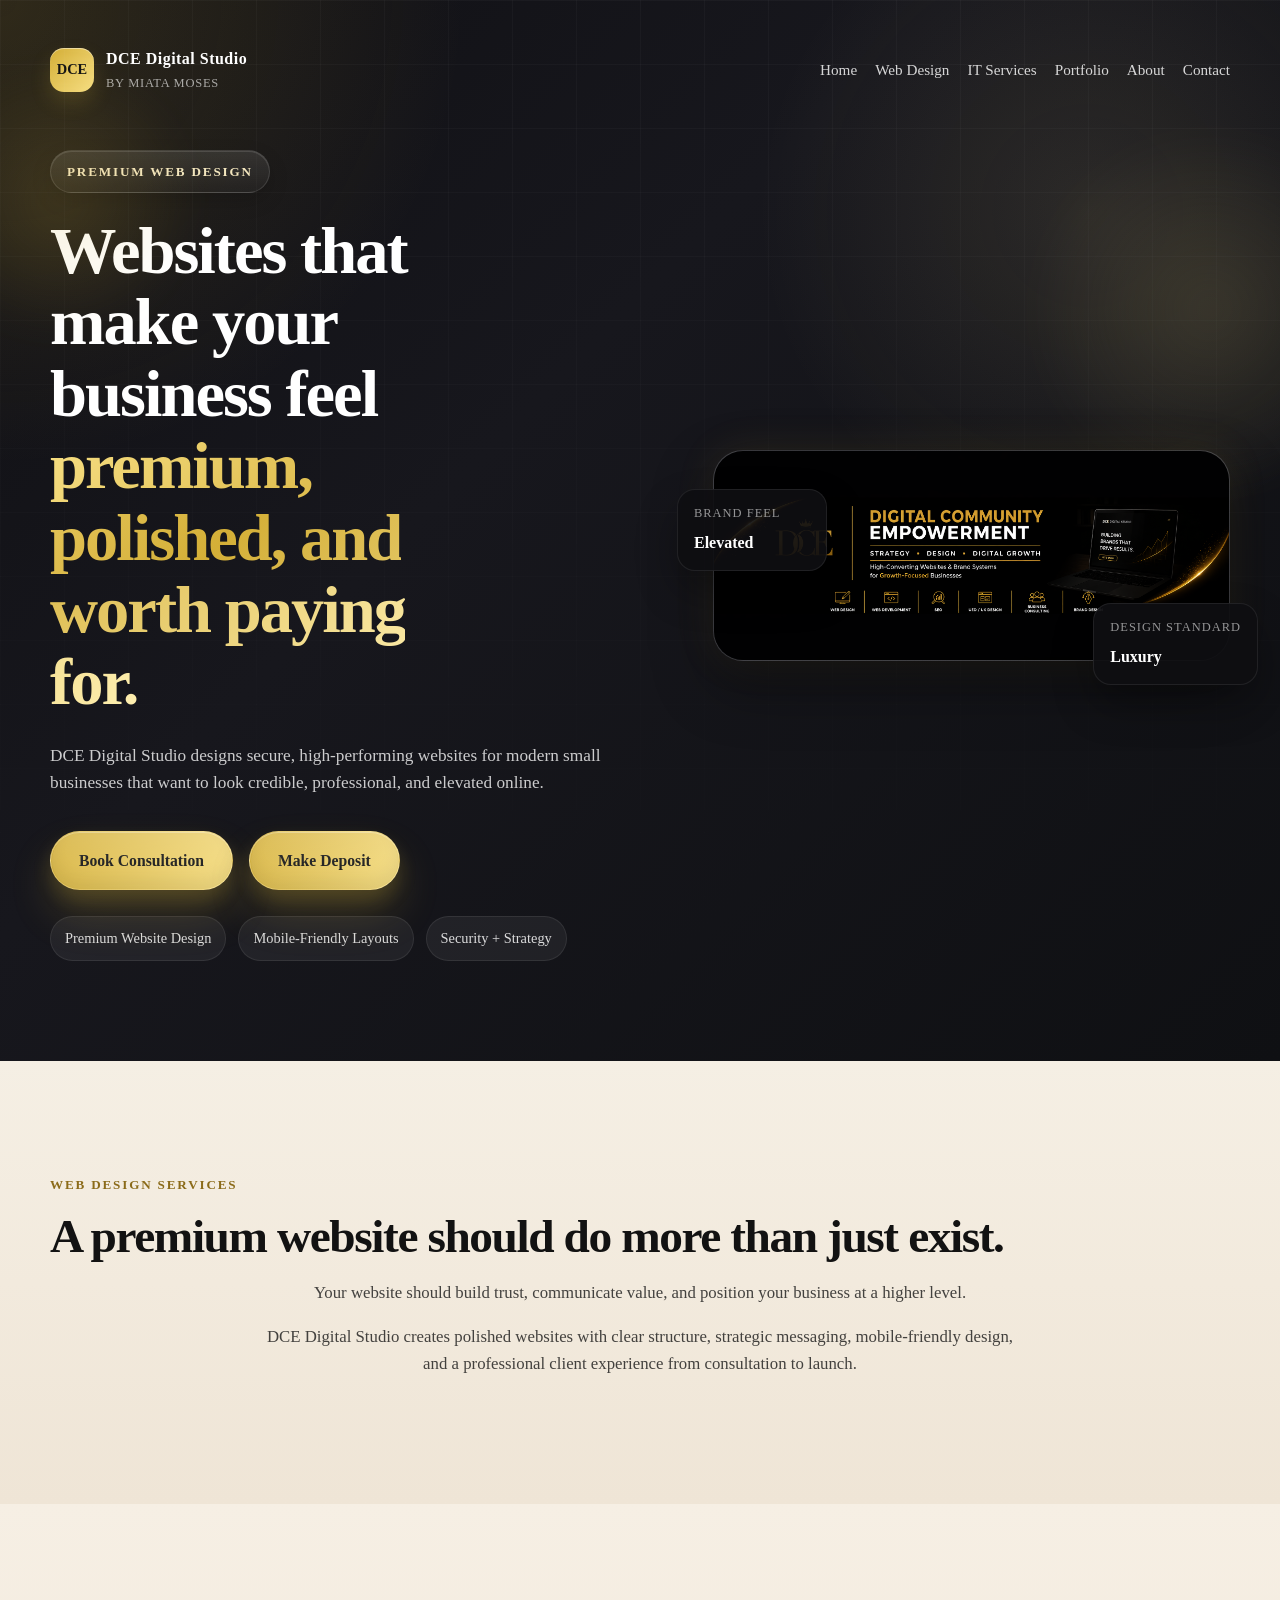
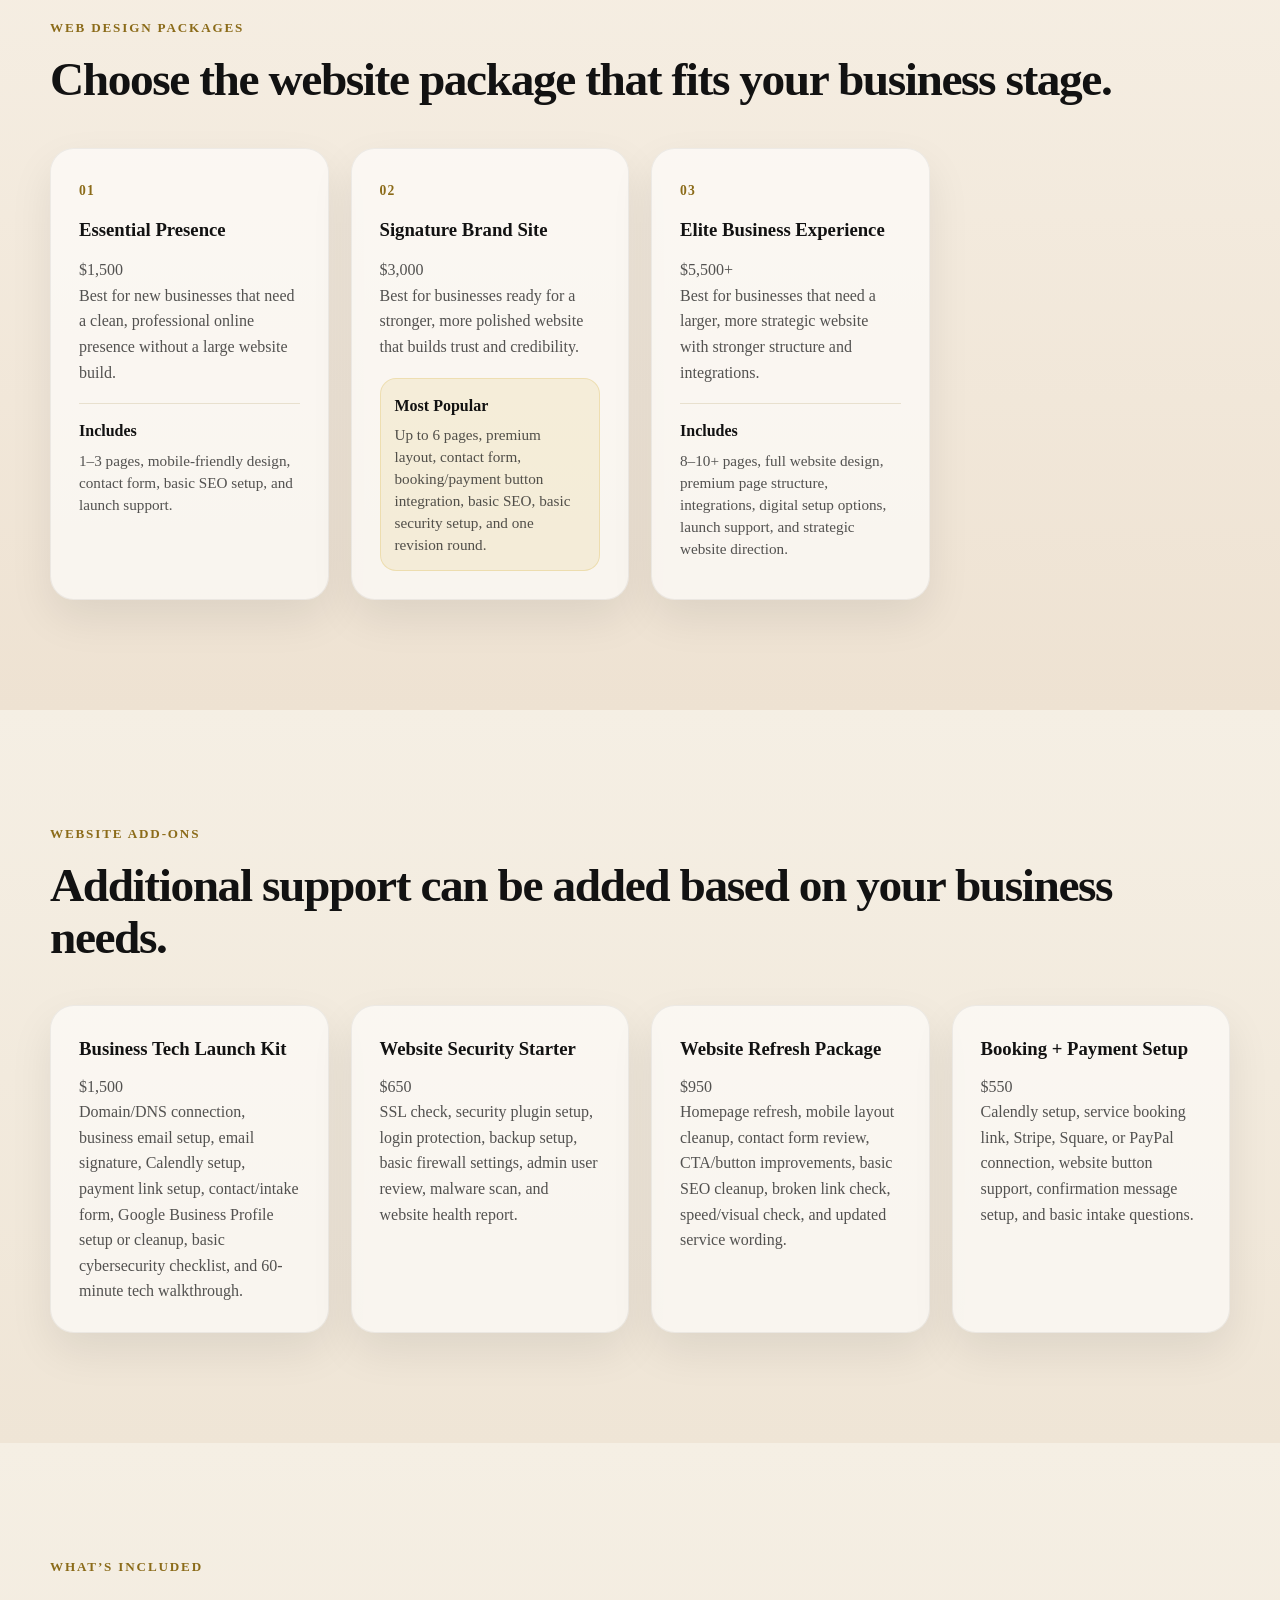
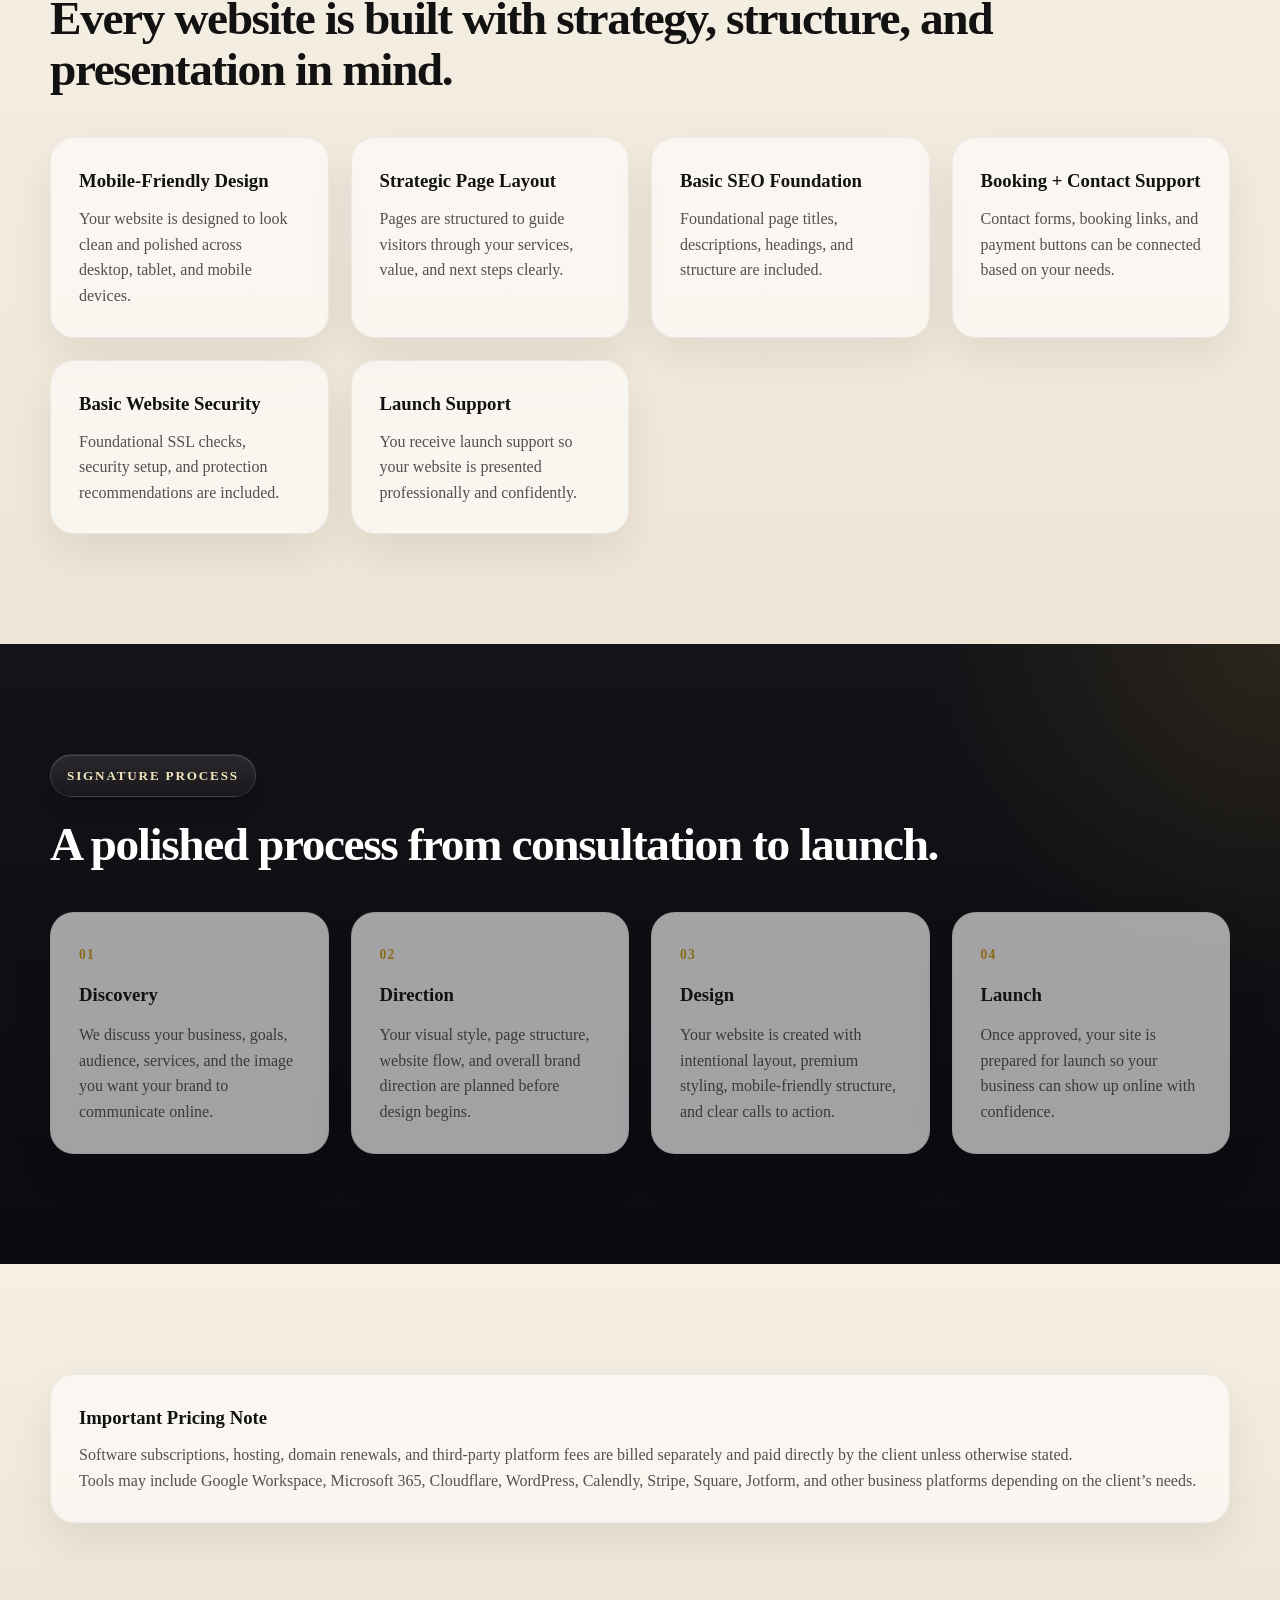
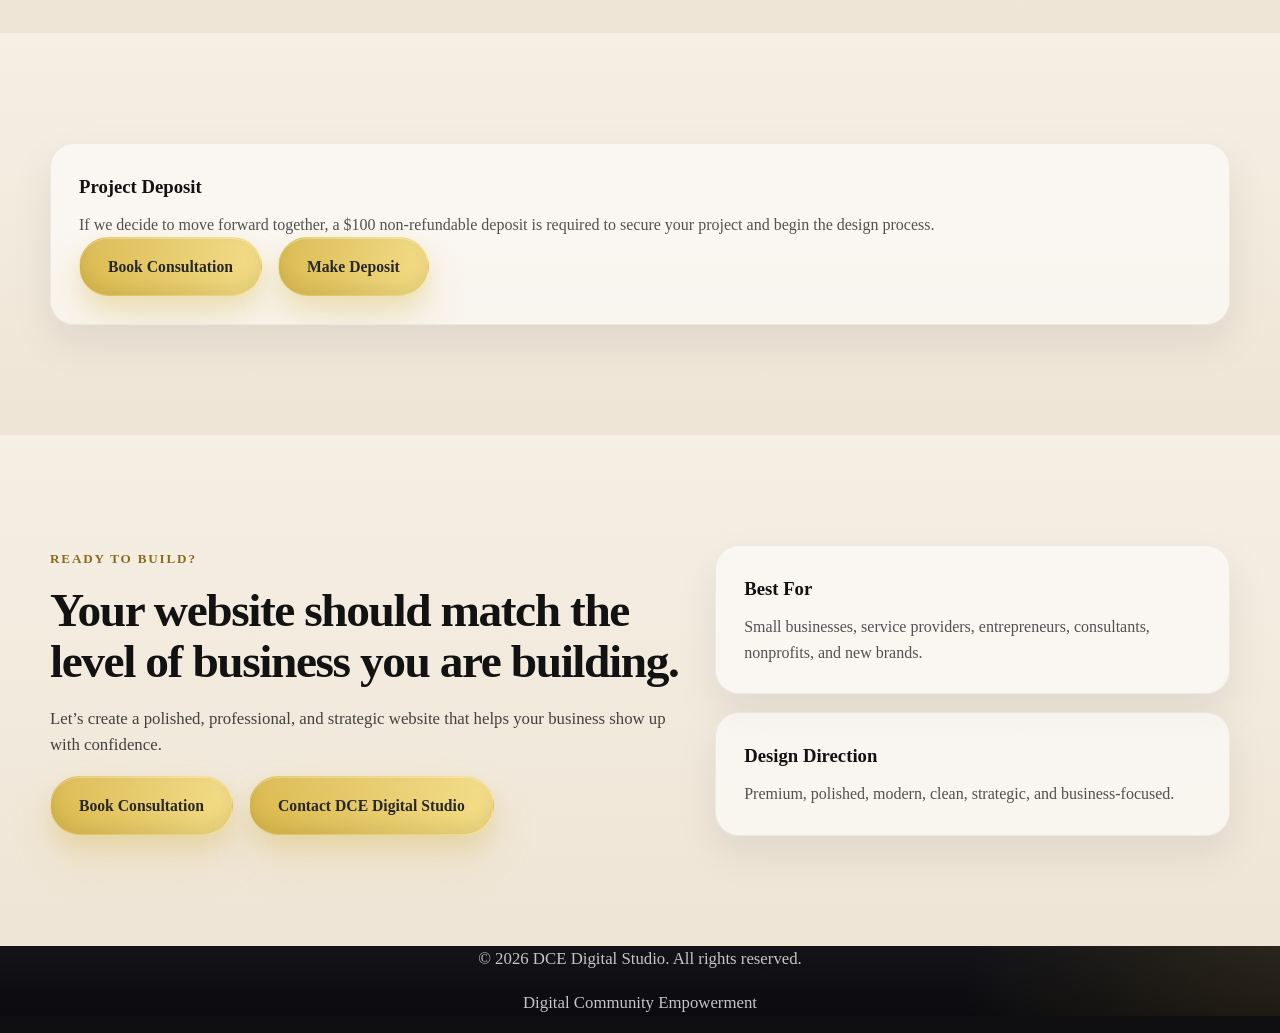
<file: webdesign.html>
<!DOCTYPE html>
<html lang="en">
<head>
  <meta charset="UTF-8" />
  <meta name="viewport" content="width=device-width, initial-scale=1.0" />

  <title>Web Design | DCE Digital Studio</title>

  <meta
    name="description"
    content="Premium web design services by DCE Digital Studio for small businesses, service providers, entrepreneurs, and modern brands that want a polished, credible, and high-value online presence."
  />

  <link rel="stylesheet" href="styles.css" />
</head>

<body>

  <!-- HERO -->
  <header class="hero hero-luxury" id="top">
    <div class="hero-orb hero-orb-1"></div>
    <div class="hero-orb hero-orb-2"></div>
    <div class="hero-grid-lines"></div>

    <div class="container">

      <!-- NAV -->
      <nav class="navbar">
        <div class="logo-wrap">
          <div class="logo-mark">DCE</div>

          <div class="logo-text">
            <span class="logo-title">DCE Digital Studio</span>
            <span class="logo-subtitle">by Miata Moses</span>
          </div>
        </div>

        <div class="nav-links">
          <a href="index.html">Home</a>
          <a href="webdesign.html">Web Design</a>
          <a href="itservices.html">IT Services</a>
          <a href="portfolio.html">Portfolio</a>
          <a href="about.html">About</a>
          <a href="contact.html">Contact</a>
        </div>
      </nav>

      <!-- HERO CONTENT -->
      <div class="hero-grid">
        <div class="hero-copy">
          <span class="eyebrow hero-chip">Premium Web Design</span>

          <h1 class="hero-title">
            Websites that make your business feel
            <span class="gradient-text">premium, polished, and worth paying for.</span>
          </h1>

          <p class="hero-description">
            DCE Digital Studio designs secure, high-performing websites for modern small businesses that want to look credible, professional, and elevated online.
          </p>

          <div class="button-group">
            <a
              href="https://calendly.com/miata-dcempowerment/30min"
              class="btn btn-primary"
              target="_blank"
              rel="noopener noreferrer"
            >
              Book Consultation
            </a>

            <a
              href="https://buy.stripe.com/"
              class="btn btn-secondary"
              target="_blank"
              rel="noopener noreferrer"
            >
              Make Deposit
            </a>
          </div>

          <div class="hero-badges">
            <div class="hero-badge">Premium Website Design</div>
            <div class="hero-badge">Mobile-Friendly Layouts</div>
            <div class="hero-badge">Security + Strategy</div>
          </div>
        </div>

        <div class="hero-visual">
          <div class="mockup-shell">
            <div class="hero-image-frame glow-card">
              <img
                src="Company Photo.jpg"
                alt="DCE Digital Studio premium web design presentation"
                class="hero-brand-image"
              />
            </div>

            <div class="floating-metric floating-metric-1">
              <span>Brand Feel</span>
              <strong>Elevated</strong>
            </div>

            <div class="floating-metric floating-metric-2">
              <span>Design Standard</span>
              <strong>Luxury</strong>
            </div>
          </div>
        </div>
      </div>

    </div>
  </header>


  <!-- INTRO -->
  <section class="section-luxury">
    <div class="container">
      <span class="eyebrow-dark">Web Design Services</span>

      <h2 class="section-title">
        A premium website should do more than just exist.
      </h2>

      <p class="section-text center-text">
        Your website should build trust, communicate value, and position your business at a higher level.
      </p>

      <p class="section-text center-text">
        DCE Digital Studio creates polished websites with clear structure, strategic messaging, mobile-friendly design, and a professional client experience from consultation to launch.
      </p>
    </div>
  </section>


  <!-- WEB DESIGN PACKAGES -->
  <section class="section-luxury services-section">
    <div class="container">
      <span class="eyebrow-dark">Web Design Packages</span>

      <h2 class="section-title">
        Choose the website package that fits your business stage.
      </h2>

      <div class="services-grid">

        <div class="service-card">
          <span class="service-label">01</span>

          <h3>Essential Presence</h3>
          <p class="price">$1,500</p>

          <p>
            Best for new businesses that need a clean, professional online presence without a large website build.
          </p>

          <div class="service-package-list">
            <div class="package-item">
              <h4>Includes</h4>
              <p class="desc">
                1–3 pages, mobile-friendly design, contact form, basic SEO setup, and launch support.
              </p>
            </div>
          </div>
        </div>

        <div class="service-card">
          <span class="service-label">02</span>

          <h3>Signature Brand Site</h3>
          <p class="price">$3,000</p>

          <p>
            Best for businesses ready for a stronger, more polished website that builds trust and credibility.
          </p>

          <div class="service-package-list">
            <div class="package-item featured-package">
              <h4>Most Popular</h4>
              <p class="desc">
                Up to 6 pages, premium layout, contact form, booking/payment button integration, basic SEO, basic security setup, and one revision round.
              </p>
            </div>
          </div>
        </div>

        <div class="service-card">
          <span class="service-label">03</span>

          <h3>Elite Business Experience</h3>
          <p class="price">$5,500+</p>

          <p>
            Best for businesses that need a larger, more strategic website with stronger structure and integrations.
          </p>

          <div class="service-package-list">
            <div class="package-item">
              <h4>Includes</h4>
              <p class="desc">
                8–10+ pages, full website design, premium page structure, integrations, digital setup options, launch support, and strategic website direction.
              </p>
            </div>
          </div>
        </div>

      </div>
    </div>
  </section>


  <!-- ADD-ON SERVICES -->
  <section class="section-luxury">
    <div class="container">
      <span class="eyebrow-dark">Website Add-Ons</span>

      <h2 class="section-title">
        Additional support can be added based on your business needs.
      </h2>

      <div class="services-grid">

        <div class="highlight-card">
          <h3>Business Tech Launch Kit</h3>
          <p class="price">$1,500</p>
          <p>
            Domain/DNS connection, business email setup, email signature, Calendly setup, payment link setup, contact/intake form, Google Business Profile setup or cleanup, basic cybersecurity checklist, and 60-minute tech walkthrough.
          </p>
        </div>

        <div class="highlight-card">
          <h3>Website Security Starter</h3>
          <p class="price">$650</p>
          <p>
            SSL check, security plugin setup, login protection, backup setup, basic firewall settings, admin user review, malware scan, and website health report.
          </p>
        </div>

        <div class="highlight-card">
          <h3>Website Refresh Package</h3>
          <p class="price">$950</p>
          <p>
            Homepage refresh, mobile layout cleanup, contact form review, CTA/button improvements, basic SEO cleanup, broken link check, speed/visual check, and updated service wording.
          </p>
        </div>

        <div class="highlight-card">
          <h3>Booking + Payment Setup</h3>
          <p class="price">$550</p>
          <p>
            Calendly setup, service booking link, Stripe, Square, or PayPal connection, website button support, confirmation message setup, and basic intake questions.
          </p>
        </div>

      </div>
    </div>
  </section>


  <!-- WHAT'S INCLUDED -->
  <section class="section-luxury">
    <div class="container">
      <span class="eyebrow-dark">What’s Included</span>

      <h2 class="section-title">
        Every website is built with strategy, structure, and presentation in mind.
      </h2>

      <div class="services-grid">

        <div class="highlight-card">
          <h3>Mobile-Friendly Design</h3>
          <p>Your website is designed to look clean and polished across desktop, tablet, and mobile devices.</p>
        </div>

        <div class="highlight-card">
          <h3>Strategic Page Layout</h3>
          <p>Pages are structured to guide visitors through your services, value, and next steps clearly.</p>
        </div>

        <div class="highlight-card">
          <h3>Basic SEO Foundation</h3>
          <p>Foundational page titles, descriptions, headings, and structure are included.</p>
        </div>

        <div class="highlight-card">
          <h3>Booking + Contact Support</h3>
          <p>Contact forms, booking links, and payment buttons can be connected based on your needs.</p>
        </div>

        <div class="highlight-card">
          <h3>Basic Website Security</h3>
          <p>Foundational SSL checks, security setup, and protection recommendations are included.</p>
        </div>

        <div class="highlight-card">
          <h3>Launch Support</h3>
          <p>You receive launch support so your website is presented professionally and confidently.</p>
        </div>

      </div>
    </div>
  </section>


  <!-- PROCESS -->
  <section class="section section-dark">
    <div class="container">
      <span class="eyebrow hero-chip">Signature Process</span>

      <h2 class="section-title light">
        A polished process from consultation to launch.
      </h2>

      <div class="services-grid">

        <div class="service-card">
          <span class="service-label">01</span>
          <h3>Discovery</h3>
          <p>We discuss your business, goals, audience, services, and the image you want your brand to communicate online.</p>
        </div>

        <div class="service-card">
          <span class="service-label">02</span>
          <h3>Direction</h3>
          <p>Your visual style, page structure, website flow, and overall brand direction are planned before design begins.</p>
        </div>

        <div class="service-card">
          <span class="service-label">03</span>
          <h3>Design</h3>
          <p>Your website is created with intentional layout, premium styling, mobile-friendly structure, and clear calls to action.</p>
        </div>

        <div class="service-card">
          <span class="service-label">04</span>
          <h3>Launch</h3>
          <p>Once approved, your site is prepared for launch so your business can show up online with confidence.</p>
        </div>

      </div>
    </div>
  </section>


  <!-- PRICING NOTE -->
  <section class="section-luxury">
    <div class="container">
      <div class="highlight-card glow-card">
        <h3>Important Pricing Note</h3>

        <p>
          Software subscriptions, hosting, domain renewals, and third-party platform fees are billed separately and paid directly by the client unless otherwise stated.
        </p>

        <p>
          Tools may include Google Workspace, Microsoft 365, Cloudflare, WordPress, Calendly, Stripe, Square, Jotform, and other business platforms depending on the client’s needs.
        </p>
      </div>
    </div>
  </section>


  <!-- DEPOSIT NOTE -->
  <section class="section-luxury">
    <div class="container">
      <div class="highlight-card glow-card">
        <h3>Project Deposit</h3>

        <p>
          If we decide to move forward together, a $100 non-refundable deposit is required to secure your project and begin the design process.
        </p>

        <div class="button-group">
          <a
            href="https://calendly.com/miata-dcempowerment/30min"
            class="btn btn-primary"
            target="_blank"
            rel="noopener noreferrer"
          >
            Book Consultation
          </a>

          <a
            href="https://buy.stripe.com/"
            class="btn btn-secondary"
            target="_blank"
            rel="noopener noreferrer"
          >
            Make Deposit
          </a>
        </div>
      </div>
    </div>
  </section>


  <!-- CTA -->
  <section class="section-luxury">
    <div class="container">
      <div class="about-wrapper">
        <div class="about-intro">
          <span class="eyebrow-dark">Ready to Build?</span>

          <h2 class="section-title">
            Your website should match the level of business you are building.
          </h2>

          <p class="section-text">
            Let’s create a polished, professional, and strategic website that helps your business show up with confidence.
          </p>

          <div class="button-group">
            <a
              href="https://calendly.com/miata-dcempowerment/30min"
              class="btn btn-primary"
              target="_blank"
              rel="noopener noreferrer"
            >
              Book Consultation
            </a>

            <a href="contact.html" class="btn btn-secondary">
              Contact DCE Digital Studio
            </a>
          </div>
        </div>

        <div class="about-highlights">
          <div class="highlight-card">
            <h3>Best For</h3>
            <p>Small businesses, service providers, entrepreneurs, consultants, nonprofits, and new brands.</p>
          </div>

          <div class="highlight-card">
            <h3>Design Direction</h3>
            <p>Premium, polished, modern, clean, strategic, and business-focused.</p>
          </div>
        </div>
      </div>
    </div>
  </section>


  <!-- FOOTER -->
  <footer class="section-dark">
    <div class="container">
      <p class="section-text light center-text">
        © 2026 DCE Digital Studio. All rights reserved.
      </p>

      <p class="section-text light center-text">
        Digital Community Empowerment
      </p>
    </div>
  </footer>

</body>
</html>
</file>
<file: styles.css>
/* =========================
   RESET / BASE
========================= */
*,
*::before,
*::after {
  box-sizing: border-box;
}

html {
  scroll-behavior: smooth;
}

body {
  margin: 0;
  font-family: Georgia, "Times New Roman", serif;
  background: #0f0f12;
  color: #f5efe4;
  line-height: 1.6;
}

img {
  max-width: 100%;
  display: block;
}

a {
  text-decoration: none;
}

section,
header,
footer {
  position: relative;
}

.container {
  width: min(1180px, calc(100% - 40px));
  margin: 0 auto;
}

/* =========================
   TYPOGRAPHY
========================= */
h1,
h2,
h3,
p {
  margin-top: 0;
}

.hero-title,
.section-title,
.impact-title {
  line-height: 1.08;
  letter-spacing: -0.03em;
}

.hero-title {
  font-size: clamp(2.7rem, 5.2vw, 5.2rem);
  max-width: 11ch;
  margin-bottom: 24px;
  color: #ffffff;
}

.section-title {
  font-size: clamp(2rem, 3.7vw, 3.3rem);
  color: #121212;
  margin-bottom: 18px;
}

.section-title.light {
  color: #ffffff;
}

.section-text {
  font-size: 1.05rem;
  color: rgba(18, 18, 18, 0.78);
  max-width: 760px;
}

.section-text.light {
  color: rgba(255, 255, 255, 0.76);
}

.center-text {
  text-align: center;
  margin-left: auto;
  margin-right: auto;
}

.hero-description {
  max-width: 700px;
  font-size: 1.08rem;
  color: rgba(255, 255, 255, 0.78);
  margin-bottom: 34px;
}

.gradient-text {
  background: linear-gradient(135deg, #f7df84 0%, #d4af37 42%, #fff0b2 100%);
  -webkit-background-clip: text;
  -webkit-text-fill-color: transparent;
  background-clip: text;
}

.eyebrow,
.eyebrow-dark,
.eyebrow-impact {
  display: inline-flex;
  align-items: center;
  font-size: 0.82rem;
  font-weight: 700;
  letter-spacing: 0.14em;
  text-transform: uppercase;
}

.eyebrow {
  color: #f3e6be;
}

.eyebrow-dark {
  color: #8b6b19;
  margin-bottom: 16px;
}

.eyebrow-impact {
  color: rgba(255, 255, 255, 0.76);
  margin-bottom: 18px;
}

/* =========================
   BUTTONS
========================= */
.btn {
  display: inline-flex;
  align-items: center;
  justify-content: center;
  padding: 16px 28px;
  border-radius: 999px;
  font-weight: 700;
  font-size: 0.98rem;
  text-align: center;
  position: relative;
  overflow: hidden;
  cursor: pointer;
  transition:
    transform 0.35s ease,
    box-shadow 0.35s ease,
    border-color 0.35s ease,
    background 0.35s ease,
    color 0.35s ease;
}

.btn::before {
  content: "";
  position: absolute;
  inset: 1px;
  border-radius: inherit;
  background: linear-gradient(180deg, rgba(255, 255, 255, 0.22), rgba(255, 255, 255, 0.03));
  opacity: 0.75;
  pointer-events: none;
}

.btn-primary,
.btn-secondary {
  background: linear-gradient(135deg, #d4af37 0%, #f7df84 100%);
  color: #121212;
  border: 1px solid rgba(255, 255, 255, 0.18);
  box-shadow:
    0 10px 18px rgba(212, 175, 55, 0.18),
    0 24px 44px rgba(212, 175, 55, 0.2),
    inset 0 1px 0 rgba(255, 255, 255, 0.42),
    inset 0 -10px 16px rgba(0, 0, 0, 0.08);
}

.btn-primary:hover,
.btn-secondary:hover {
  transform: translateY(-4px) scale(1.01);
  box-shadow:
    0 16px 24px rgba(212, 175, 55, 0.24),
    0 30px 52px rgba(212, 175, 55, 0.28),
    inset 0 1px 0 rgba(255, 255, 255, 0.5),
    inset 0 -10px 16px rgba(0, 0, 0, 0.1);
}

.btn-primary:visited,
.btn-secondary:visited {
  color: #121212;
}

.button-group,
.contact-actions {
  display: flex;
  flex-wrap: wrap;
  gap: 16px;
}

.contact-actions {
  justify-content: center;
  margin-top: 30px;
}

.contact-actions .btn {
  min-width: 300px;
}

/* =========================
   BRANDING
========================= */
.logo-wrap {
  display: flex;
  align-items: center;
  gap: 12px;
}

.logo-mark {
  width: 44px;
  height: 44px;
  border-radius: 14px;
  display: grid;
  place-items: center;
  font-size: 0.9rem;
  font-weight: 700;
  color: #121212;
  background: linear-gradient(135deg, #d4af37 0%, #f7df84 100%);
  box-shadow:
    0 10px 20px rgba(212, 175, 55, 0.18),
    inset 0 1px 0 rgba(255, 255, 255, 0.45);
}

.logo-text {
  display: flex;
  flex-direction: column;
  gap: 2px;
}

.logo-title {
  font-size: 1rem;
  font-weight: 700;
  color: #ffffff;
  letter-spacing: 0.03em;
}

.logo-subtitle {
  font-size: 0.78rem;
  color: rgba(255, 255, 255, 0.62);
  letter-spacing: 0.06em;
  text-transform: uppercase;
}

/* =========================
   HERO
========================= */
.hero {
  overflow: hidden;
}

.hero-luxury {
  padding: 28px 0 100px;
  background:
    radial-gradient(circle at top left, rgba(212, 175, 55, 0.16), transparent 28%),
    radial-gradient(circle at 85% 20%, rgba(245, 223, 154, 0.1), transparent 24%),
    linear-gradient(135deg, #101014 0%, #17171d 40%, #0f1013 100%);
}

.hero-orb {
  position: absolute;
  border-radius: 999px;
  filter: blur(18px);
  opacity: 0.55;
  pointer-events: none;
}

.hero-orb-1 {
  width: 280px;
  height: 280px;
  top: 60px;
  left: -80px;
  background: radial-gradient(circle, rgba(212, 175, 55, 0.3), transparent 70%);
}

.hero-orb-2 {
  width: 380px;
  height: 380px;
  top: 120px;
  right: -120px;
  background: radial-gradient(circle, rgba(247, 223, 132, 0.22), transparent 70%);
}

.hero-grid-lines {
  position: absolute;
  inset: 0;
  background-image:
    linear-gradient(rgba(255, 255, 255, 0.03) 1px, transparent 1px),
    linear-gradient(90deg, rgba(255, 255, 255, 0.03) 1px, transparent 1px);
  background-size: 64px 64px;
  mask-image: linear-gradient(to bottom, rgba(0, 0, 0, 0.95), transparent 95%);
  pointer-events: none;
}

.navbar {
  z-index: 2;
  display: flex;
  align-items: center;
  justify-content: space-between;
  gap: 24px;
  padding: 18px 0 30px;
}

.nav-links {
  display: flex;
  flex-wrap: wrap;
  gap: 18px;
}

.nav-links a {
  color: rgba(255, 255, 255, 0.82);
  font-size: 0.95rem;
  transition: color 0.3s ease;
}

.nav-links a:hover {
  color: #f7df84;
}

.hero-grid {
  z-index: 2;
  display: grid;
  grid-template-columns: 1.08fr 0.92fr;
  gap: 56px;
  align-items: center;
  padding-top: 26px;
}

.hero-copy {
  max-width: 720px;
}

.hero-chip {
  padding: 10px 16px;
  border-radius: 999px;
  background: linear-gradient(180deg, rgba(255, 255, 255, 0.1), rgba(255, 255, 255, 0.03));
  border: 1px solid rgba(255, 255, 255, 0.12);
  box-shadow:
    inset 0 1px 0 rgba(255, 255, 255, 0.12),
    0 8px 20px rgba(0, 0, 0, 0.16);
  margin-bottom: 22px;
}

.hero-badges {
  display: flex;
  flex-wrap: wrap;
  gap: 12px;
  margin-top: 26px;
}

.hero-badge {
  padding: 10px 14px;
  border-radius: 999px;
  background: rgba(255, 255, 255, 0.06);
  border: 1px solid rgba(255, 255, 255, 0.08);
  color: rgba(255, 255, 255, 0.84);
  font-size: 0.9rem;
}

.hero-visual {
  position: relative;
}

.mockup-shell {
  position: relative;
  max-width: 520px;
  margin-left: auto;
}

/* =========================
   REAL BRAND IMAGES
========================= */
.hero-image-frame {
  position: relative;
  border-radius: 30px;
  overflow: hidden;
  background: linear-gradient(180deg, rgba(255, 255, 255, 0.08), rgba(255, 255, 255, 0.03));
  border: 1px solid rgba(255, 255, 255, 0.12);
  box-shadow:
    0 24px 60px rgba(0, 0, 0, 0.35),
    0 0 40px rgba(212, 175, 55, 0.1),
    inset 0 1px 0 rgba(255, 255, 255, 0.12);
}

.hero-brand-image {
  display: block;
  width: 100%;
  height: auto;
  object-fit: cover;
  transition: transform 0.5s ease;
}

.hero-image-frame:hover .hero-brand-image {
  transform: scale(1.02);
}

.brand-logo-panel {
  padding: 22px;
  border-radius: 24px;
  background: rgba(255, 255, 255, 0.58);
  border: 1px solid rgba(18, 18, 18, 0.06);
  box-shadow: 0 18px 44px rgba(0, 0, 0, 0.08);
}

.about-logo-image {
  width: 100%;
  border-radius: 18px;
  object-fit: cover;
}

/* =========================
   FLOATING METRICS
========================= */
.floating-metric {
  position: absolute;
  min-width: 150px;
  padding: 14px 16px;
  border-radius: 18px;
  background: rgba(15, 15, 18, 0.92);
  border: 1px solid rgba(255, 255, 255, 0.08);
  box-shadow: 0 20px 40px rgba(0, 0, 0, 0.3);
}

.floating-metric span {
  display: block;
  font-size: 0.78rem;
  letter-spacing: 0.08em;
  text-transform: uppercase;
  color: rgba(255, 255, 255, 0.56);
  margin-bottom: 6px;
}

.floating-metric strong {
  color: #ffffff;
  font-size: 1rem;
}

.floating-metric-1 {
  left: -36px;
  bottom: 90px;
}

.floating-metric-2 {
  right: -28px;
  bottom: -24px;
}

/* =========================
   TRUST STRIP
========================= */
.trust-strip {
  padding: 22px 0;
  background: #111116;
  border-top: 1px solid rgba(255, 255, 255, 0.05);
  border-bottom: 1px solid rgba(255, 255, 255, 0.05);
}

.trust-strip-grid {
  display: grid;
  grid-template-columns: repeat(3, 1fr);
  gap: 18px;
}

.trust-item {
  padding: 18px 20px;
  border-radius: 20px;
  background: rgba(255, 255, 255, 0.03);
  border: 1px solid rgba(255, 255, 255, 0.06);
}

.trust-item span {
  display: block;
  margin-bottom: 6px;
  font-size: 0.8rem;
  text-transform: uppercase;
  letter-spacing: 0.08em;
  color: rgba(255, 255, 255, 0.52);
}

.trust-item strong {
  color: #ffffff;
  font-size: 1rem;
}

/* =========================
   SECTIONS
========================= */
.section-luxury,
.section,
.section-contact {
  padding: 110px 0;
}

.section-luxury {
  background: linear-gradient(180deg, #f5efe4 0%, #efe5d6 100%);
}

.section-dark {
  background:
    radial-gradient(circle at top right, rgba(212, 175, 55, 0.12), transparent 25%),
    linear-gradient(180deg, #131318 0%, #0b0b0f 100%);
}

.section-contact {
  background: linear-gradient(180deg, #f6efe2 0%, #eadfcf 100%);
}

/* =========================
   ABOUT
========================= */
.about-wrapper {
  display: grid;
  grid-template-columns: 1.1fr 0.9fr;
  gap: 36px;
  align-items: start;
}

.about-highlights {
  display: grid;
  gap: 18px;
}

.highlight-card {
  padding: 28px;
  border-radius: 24px;
  background: rgba(255, 255, 255, 0.58);
  border: 1px solid rgba(18, 18, 18, 0.06);
  box-shadow: 0 18px 44px rgba(0, 0, 0, 0.08);
}

.highlight-card h3 {
  margin-bottom: 10px;
  color: #121212;
}

.highlight-card p {
  margin: 0;
  color: rgba(18, 18, 18, 0.72);
}

/* =========================
   SERVICES
========================= */
.services-section {
  background: linear-gradient(180deg, #f6efe4 0%, #eee2d2 100%);
}

.services-grid {
  display: grid;
  grid-template-columns: repeat(4, 1fr);
  gap: 22px;
  margin-top: 42px;
}

.service-card {
  padding: 28px;
  border-radius: 24px;
  background: rgba(255, 255, 255, 0.62);
  border: 1px solid rgba(18, 18, 18, 0.06);
  box-shadow: 0 18px 44px rgba(0, 0, 0, 0.08);
  transition: transform 0.3s ease, box-shadow 0.3s ease;
}

.service-card:hover {
  transform: translateY(-6px);
  box-shadow: 0 24px 52px rgba(0, 0, 0, 0.12);
}

.service-label {
  display: inline-flex;
  margin-bottom: 14px;
  color: #8b6b19;
  font-size: 0.85rem;
  font-weight: 700;
  letter-spacing: 0.08em;
}

.service-card h3 {
  color: #121212;
  margin-bottom: 12px;
}

.service-card p {
  margin: 0;
  color: rgba(18, 18, 18, 0.72);
}

/* =========================
   PRICING FIX ONLY
========================= */
.service-package-list {
  margin-top: 18px;
}

.package-item {
  margin-top: 16px;
  padding-top: 14px;
  border-top: 1px solid rgba(139, 107, 25, 0.16);
}

.package-item h4 {
  margin: 0 0 6px;
  color: #121212;
  font-size: 1rem;
  font-weight: 700;
  opacity: 1;
}

.package-item .price {
  margin: 0 0 4px;
  color: #121212;
  font-size: 1rem;
  font-weight: 700;
  opacity: 1;
}

.package-item .desc {
  margin: 0;
  color: rgba(18, 18, 18, 0.72);
  font-size: 0.95rem;
  line-height: 1.45;
}

.featured-package {
  padding: 14px;
  border-radius: 16px;
  background: rgba(212, 175, 55, 0.12);
  border: 1px solid rgba(212, 175, 55, 0.25);
}

/* =========================
   PORTFOLIO
========================= */
.portfolio-grid {
  display: grid;
  grid-template-columns: 1.3fr 1fr 1fr;
  gap: 22px;
  margin-top: 42px;
}

.portfolio-card {
  border-radius: 28px;
  overflow: hidden;
  background: rgba(255, 255, 255, 0.05);
  border: 1px solid rgba(255, 255, 255, 0.08);
  box-shadow: 0 18px 44px rgba(0, 0, 0, 0.22);
  transition: transform 0.35s ease, box-shadow 0.35s ease, border-color 0.35s ease;
}

.portfolio-card:hover {
  transform: translateY(-8px);
  box-shadow: 0 28px 60px rgba(0, 0, 0, 0.28);
  border-color: rgba(247, 223, 132, 0.18);
}

.portfolio-card.featured {
  transform: translateY(-6px);
}

.portfolio-card.featured:hover {
  transform: translateY(-12px);
}

.portfolio-image {
  min-height: 240px;
  position: relative;
  background:
    linear-gradient(135deg, rgba(212, 175, 55, 0.24), rgba(255, 255, 255, 0.05)),
    linear-gradient(180deg, #25252c 0%, #15151a 100%);
}

.portfolio-real-image {
  overflow: hidden;
}

.portfolio-real-image img {
  display: block;
  width: 100%;
  height: 260px;
  object-fit: cover;
  transition: transform 0.45s ease;
}

.portfolio-card:hover .portfolio-real-image img {
  transform: scale(1.04);
}

.coming-soon-bg {
  background:
    linear-gradient(135deg, rgba(255, 255, 255, 0.08), rgba(212, 175, 55, 0.14)),
    linear-gradient(180deg, #24242b 0%, #121217 100%);
}

.portfolio-overlay {
  position: absolute;
  inset: 0;
  display: flex;
  align-items: flex-start;
  justify-content: flex-start;
  padding: 18px;
  pointer-events: none;
}

.portfolio-tag,
.portfolio-status {
  display: inline-flex;
  align-items: center;
  padding: 8px 14px;
  border-radius: 999px;
  font-size: 0.84rem;
  font-weight: 700;
}

.portfolio-tag {
  background: linear-gradient(135deg, #d4af37 0%, #f7df84 100%);
  color: #121212;
}

.portfolio-content {
  padding: 26px;
}

.portfolio-content h3 {
  color: #ffffff;
  margin-bottom: 12px;
}

.portfolio-content p {
  color: rgba(255, 255, 255, 0.72);
  margin-bottom: 20px;
}

.portfolio-status {
  background: rgba(255, 255, 255, 0.08);
  color: #f3e6be;
  border: 1px solid rgba(255, 255, 255, 0.08);
}

/* =========================
   PROCESS
========================= */
.process-section {
  background: linear-gradient(180deg, #f2e8da 0%, #f7efe5 100%);
}

.process-grid {
  display: grid;
  grid-template-columns: repeat(4, 1fr);
  gap: 22px;
  margin-top: 42px;
}

.process-card {
  padding: 30px 26px;
  border-radius: 24px;
  background: rgba(255, 255, 255, 0.68);
  border: 1px solid rgba(18, 18, 18, 0.06);
  box-shadow: 0 18px 44px rgba(0, 0, 0, 0.07);
  transition: transform 0.3s ease, box-shadow 0.3s ease;
}

.process-card:hover {
  transform: translateY(-6px);
  box-shadow: 0 24px 52px rgba(0, 0, 0, 0.11);
}

.process-number {
  display: inline-flex;
  margin-bottom: 14px;
  font-size: 0.82rem;
  font-weight: 700;
  letter-spacing: 0.08em;
  text-transform: uppercase;
  color: #8b6b19;
}

.process-card h3 {
  margin-bottom: 10px;
  color: #121212;
}

.process-card p {
  margin: 0;
  color: rgba(18, 18, 18, 0.74);
}

/* =========================
   IMPACT / CTA
========================= */
.impact-preview {
  padding: 110px 0;
  background:
    radial-gradient(circle at bottom left, rgba(212, 175, 55, 0.14), transparent 26%),
    linear-gradient(135deg, #15151b 0%, #0e0f13 100%);
}

.impact-preview-box {
  position: relative;
  padding: 58px;
  border-radius: 34px;
  background: linear-gradient(180deg, rgba(255, 255, 255, 0.08), rgba(255, 255, 255, 0.03));
  border: 1px solid rgba(255, 255, 255, 0.1);
  box-shadow:
    0 28px 60px rgba(0, 0, 0, 0.3),
    inset 0 1px 0 rgba(255, 255, 255, 0.08);
  overflow: hidden;
}

.impact-preview-box::after {
  content: "";
  position: absolute;
  inset: auto -120px -120px auto;
  width: 260px;
  height: 260px;
  border-radius: 50%;
  background: radial-gradient(circle, rgba(212, 175, 55, 0.18), transparent 68%);
  pointer-events: none;
  z-index: 1;
}

.impact-preview-content {
  position: relative;
  z-index: 2;
  max-width: 880px;
}

.impact-title {
  font-size: clamp(2rem, 4vw, 3.5rem);
  color: #ffffff;
  max-width: 15ch;
  margin-bottom: 20px;
}

.highlight {
  color: #f7df84;
}

.impact-lead,
.impact-text {
  color: rgba(255, 255, 255, 0.78);
}

.impact-lead {
  font-size: 1.08rem;
  max-width: 720px;
}

.impact-text {
  max-width: 800px;
  margin-bottom: 34px;
}

.impact-mini-grid {
  display: grid;
  grid-template-columns: repeat(3, 1fr);
  gap: 18px;
  margin-bottom: 34px;
}

.impact-mini-card {
  padding: 24px;
  border-radius: 24px;
  background: rgba(255, 255, 255, 0.05);
  border: 1px solid rgba(255, 255, 255, 0.08);
}

.impact-mini-card h3 {
  color: #ffffff;
  margin-bottom: 10px;
}

.impact-mini-card p {
  margin: 0;
  color: rgba(255, 255, 255, 0.72);
}

.impact-floating-tag {
  position: absolute;
  padding: 14px 16px;
  border-radius: 18px;
  background: rgba(15, 15, 18, 0.82);
  border: 1px solid rgba(255, 255, 255, 0.08);
  color: rgba(255, 255, 255, 0.68);
  font-size: 0.82rem;
  box-shadow: 0 20px 40px rgba(0, 0, 0, 0.28);
}

.impact-floating-tag strong {
  display: block;
  color: #ffffff;
  font-size: 0.95rem;
  margin-top: 6px;
}

.tag-1 {
  top: 26px;
  right: 34px;
}

.tag-2 {
  bottom: 30px;
  right: 120px;
}

/* =========================
   CONTACT
========================= */
.contact-box {
  padding: 54px;
  border-radius: 30px;
  background: linear-gradient(180deg, rgba(255, 255, 255, 0.78), rgba(255, 255, 255, 0.64));
  border: 1px solid rgba(18, 18, 18, 0.06);
  box-shadow: 0 24px 54px rgba(0, 0, 0, 0.1);
  text-align: center;
}

/* =========================
   FOOTER
========================= */
.footer {
  padding: 28px 0;
  background: #0b0b0f;
  border-top: 1px solid rgba(255, 255, 255, 0.06);
}

.footer-content {
  display: flex;
  justify-content: space-between;
  gap: 18px;
  flex-wrap: wrap;
}

.footer p {
  margin: 0;
  color: rgba(255, 255, 255, 0.66);
  font-size: 0.95rem;
}

/* =========================
   LUXURY GOLD SHIMMER â€” ORIGINAL
========================= */
.glow-card,
.service-card,
.process-card,
.highlight-card,
.trust-item,
.portfolio-card,
.brand-logo-panel,
.hero-image-frame,
.impact-preview-box,
.impact-mini-card,
.contact-box {
  position: relative;
  overflow: hidden;
  isolation: isolate;
}

.glow-card::before,
.service-card::before,
.process-card::before,
.highlight-card::before,
.trust-item::before,
.portfolio-card::before,
.brand-logo-panel::before,
.hero-image-frame::before,
.impact-preview-box::before,
.impact-mini-card::before,
.contact-box::before {
  content: "";
  position: absolute;
  top: -35%;
  left: -170%;
  width: 72%;
  height: 190%;
  border-radius: inherit;
  transform: skewX(-22deg);
  pointer-events: none;
  z-index: 3;
  background: linear-gradient(
    115deg,
    rgba(255, 255, 255, 0) 0%,
    rgba(212, 175, 55, 0) 18%,
    rgba(212, 175, 55, 0.05) 34%,
    rgba(247, 223, 132, 0.14) 46%,
    rgba(255, 240, 178, 0.22) 50%,
    rgba(247, 223, 132, 0.14) 54%,
    rgba(212, 175, 55, 0.05) 66%,
    rgba(212, 175, 55, 0) 82%,
    rgba(255, 255, 255, 0) 100%
  );
  opacity: 0;
  animation: luxuryGoldShimmer 14s ease-in-out infinite;
}

.service-card::before { animation-delay: 0s; }
.portfolio-card::before { animation-delay: 1.5s; }
.process-card::before { animation-delay: 2.5s; }
.highlight-card::before { animation-delay: 4s; }
.impact-mini-card::before { animation-delay: 3s; }
.contact-box::before { animation-delay: 5s; }
.trust-item::before { animation-delay: 2s; }
.brand-logo-panel::before { animation-delay: 3.5s; }
.hero-image-frame::before { animation-delay: 1s; }
.impact-preview-box::before { animation-delay: 4.5s; }

@keyframes luxuryGoldShimmer {
  0% {
    left: -170%;
    opacity: 0;
  }
  10% {
    opacity: 0.55;
  }
  30% {
    opacity: 0.85;
  }
  50% {
    opacity: 0.65;
  }
  60% {
    opacity: 0;
  }
  100% {
    left: 190%;
    opacity: 0;
  }
}

/* =========================
   OPTIONAL PREMIUM HOVER POLISH
========================= */
.service-card,
.process-card,
.highlight-card,
.trust-item,
.portfolio-card,
.brand-logo-panel,
.hero-image-frame {
  transition:
    transform 0.35s ease,
    box-shadow 0.35s ease,
    border-color 0.35s ease;
}

.brand-logo-panel:hover,
.hero-image-frame:hover {
  transform: translateY(-4px);
  box-shadow:
    0 24px 50px rgba(0, 0, 0, 0.14),
    0 0 30px rgba(212, 175, 55, 0.08);
}

/* =========================
   RESPONSIVE
========================= */
@media (max-width: 1100px) {
  .hero-grid,
  .about-wrapper,
  .portfolio-grid {
    grid-template-columns: 1fr;
  }

  .services-grid,
  .impact-mini-grid,
  .trust-strip-grid,
  .process-grid {
    grid-template-columns: repeat(2, 1fr);
  }

  .mockup-shell {
    margin: 20px auto 0;
  }

  .floating-metric-1 {
    left: 0;
    bottom: 80px;
  }

  .floating-metric-2 {
    right: 0;
    bottom: -18px;
  }

  .tag-2 {
    right: 30px;
  }
}

@media (max-width: 768px) {
  .container {
    width: min(100% - 28px, 1180px);
  }

  .navbar {
    flex-direction: column;
    align-items: flex-start;
  }

  .nav-links {
    gap: 14px;
  }

  .hero-luxury,
  .section-luxury,
  .section,
  .section-contact,
  .impact-preview {
    padding: 84px 0;
  }

  .hero-title {
    max-width: 100%;
  }

  .services-grid,
  .impact-mini-grid,
  .portfolio-grid,
  .trust-strip-grid,
  .process-grid {
    grid-template-columns: 1fr;
  }

  .contact-box,
  .impact-preview-box,
  .highlight-card,
  .service-card,
  .portfolio-content,
  .process-card,
  .brand-logo-panel {
    padding-left: 22px;
    padding-right: 22px;
  }

  .impact-preview-box {
    padding-top: 70px;
  }

  .impact-floating-tag,
  .floating-metric {
    position: static;
    margin-top: 14px;
  }

  .button-group,
  .contact-actions {
    flex-direction: column;
    align-items: stretch;
  }

  .btn,
  .contact-actions .btn {
    width: 100%;
    min-width: 0;
  }

  .footer-content {
    flex-direction: column;
    align-items: flex-start;
  }

  .logo-wrap {
    align-items: center;
  }
}

@media (max-width: 480px) {
  .hero-title {
    font-size: 2.2rem;
  }

  .section-title,
  .impact-title {
    font-size: 1.8rem;
  }

  .contact-box,
  .impact-preview-box,
  .process-card {
    padding: 20px;
  }

  .portfolio-real-image img {
    height: 220px;
  }
}
</file>
